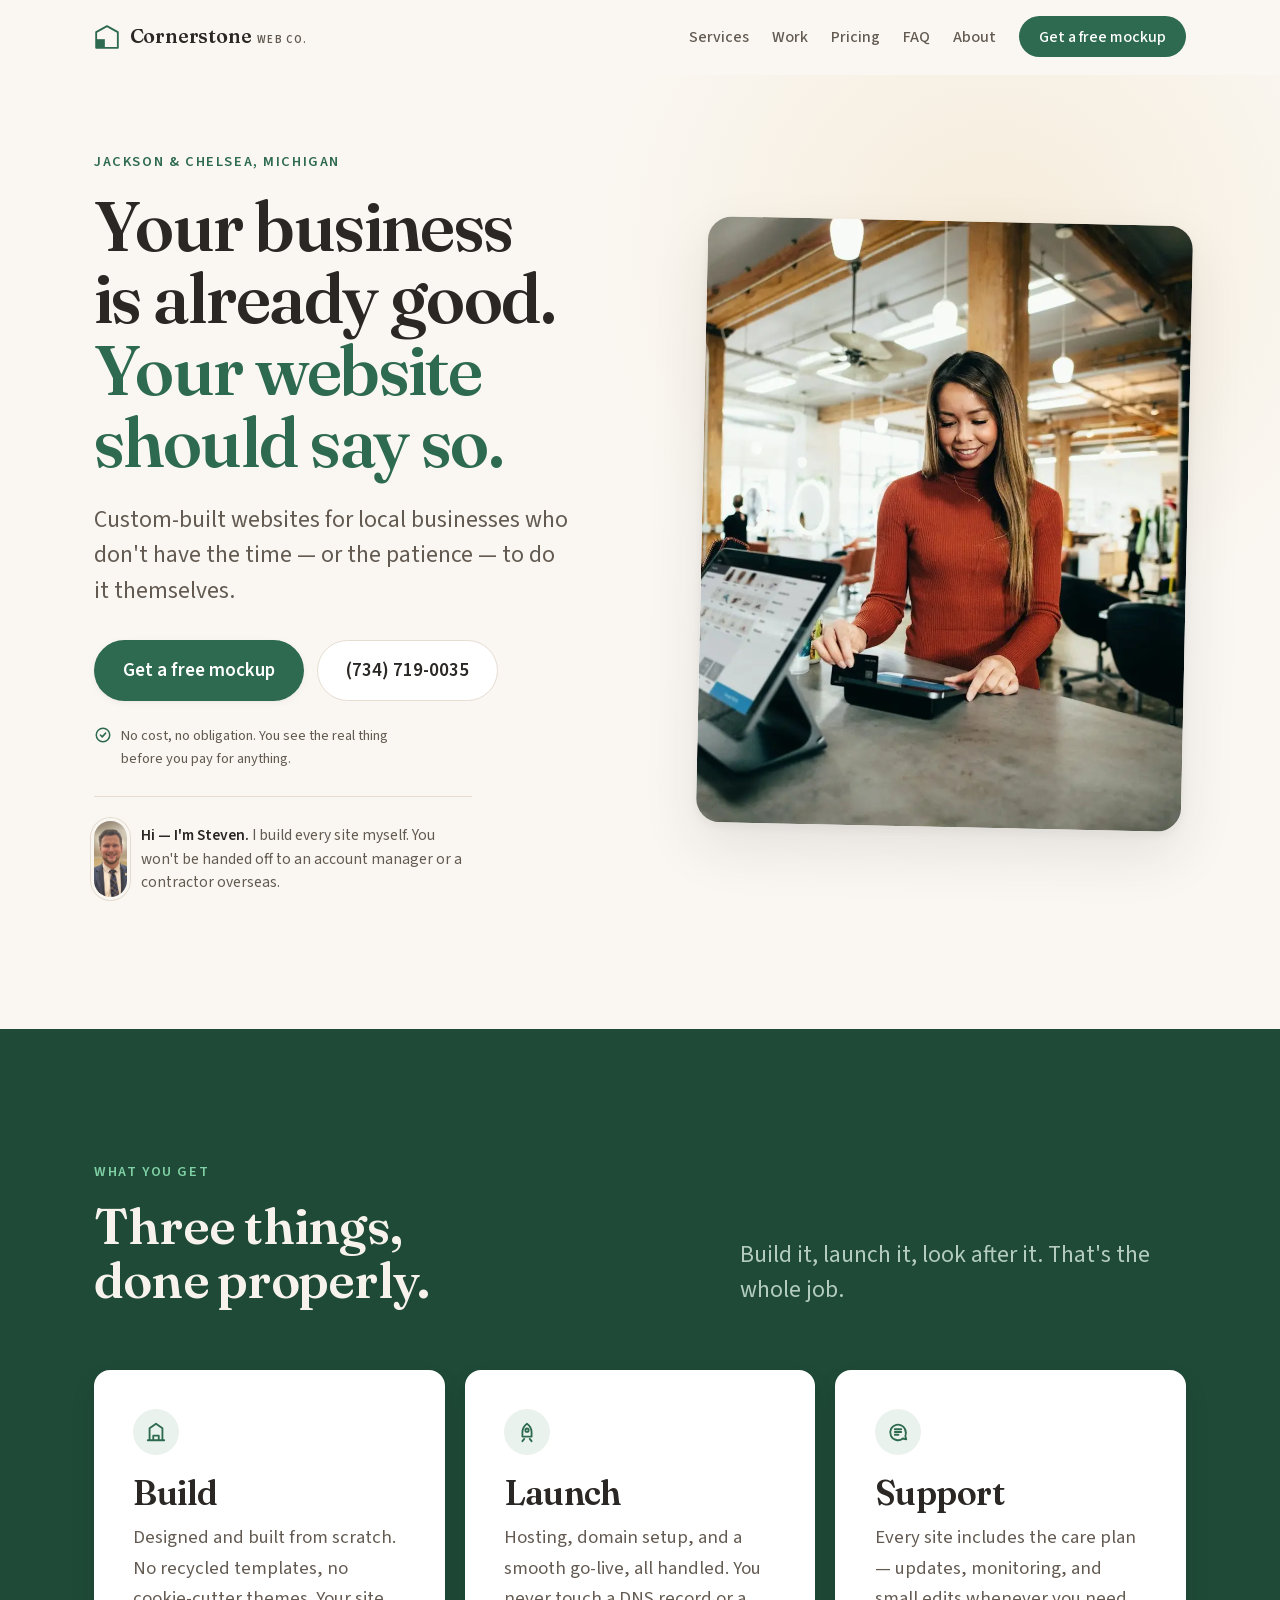
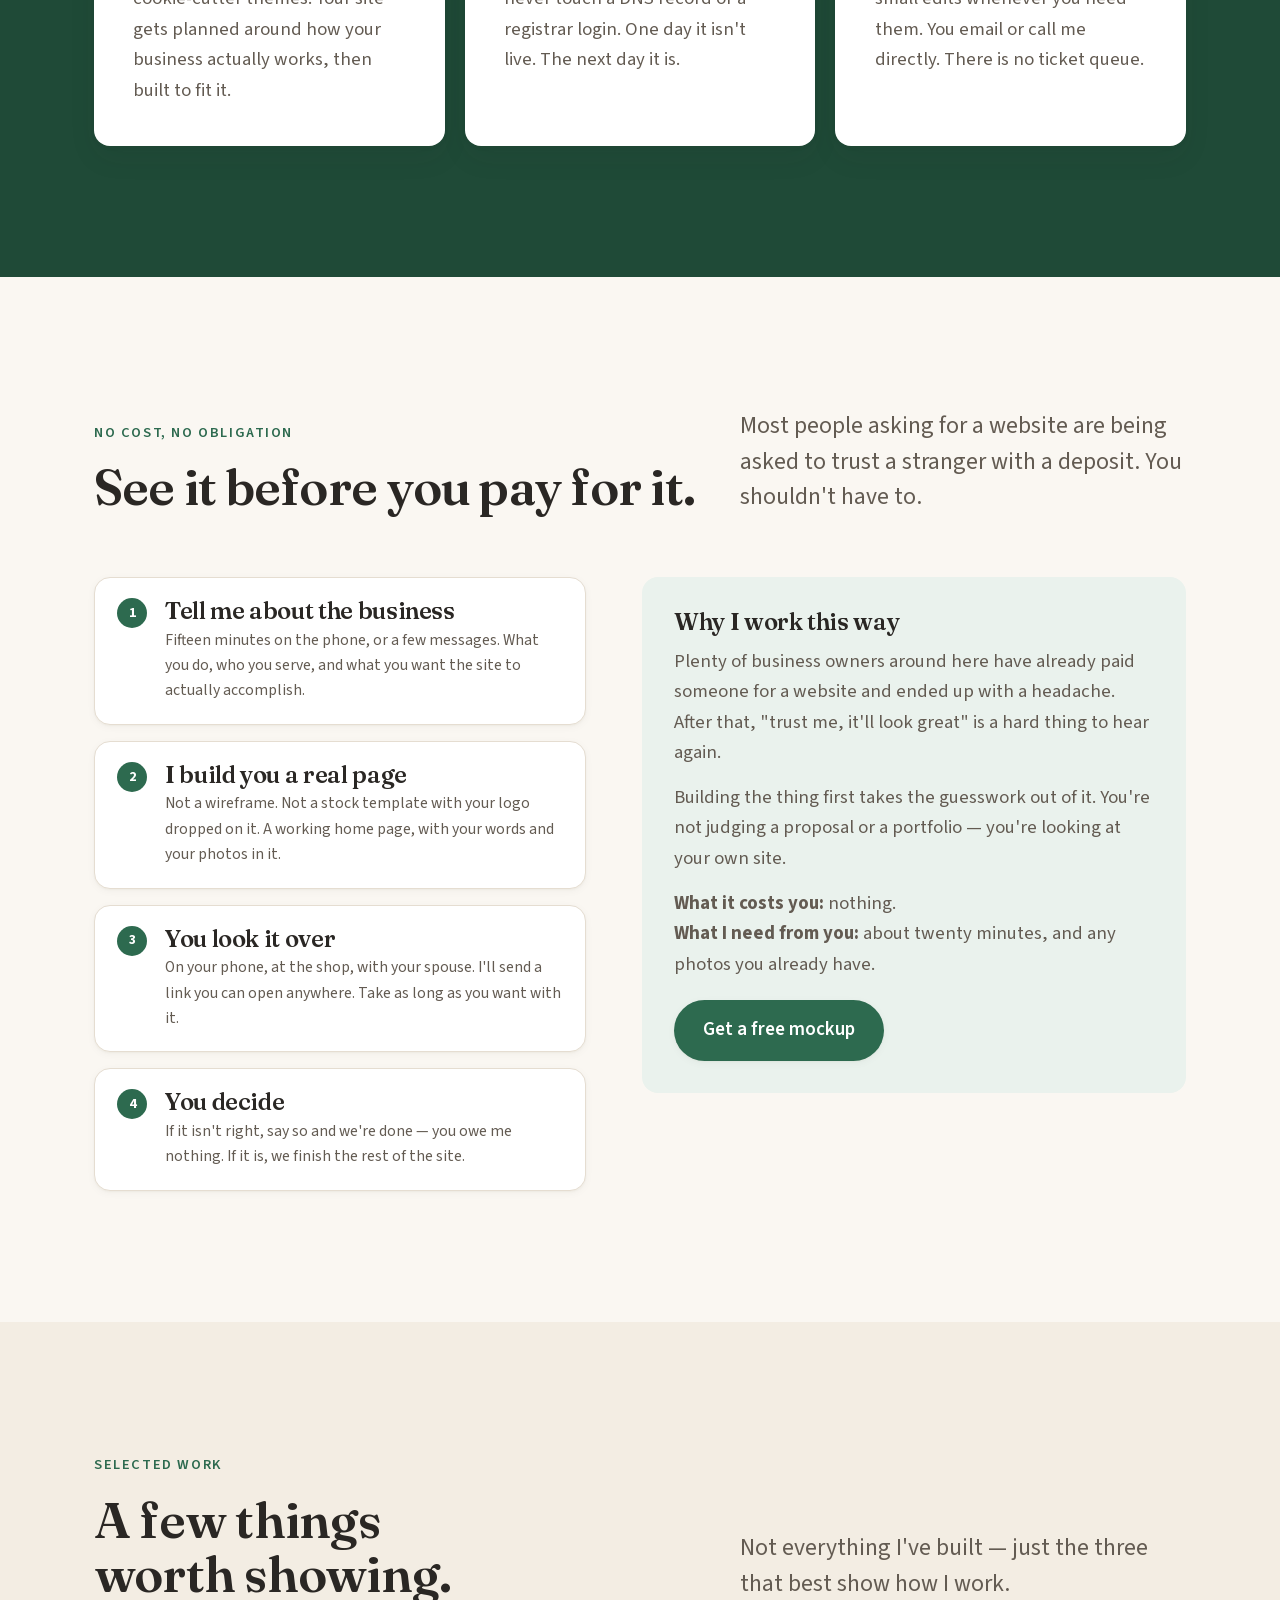
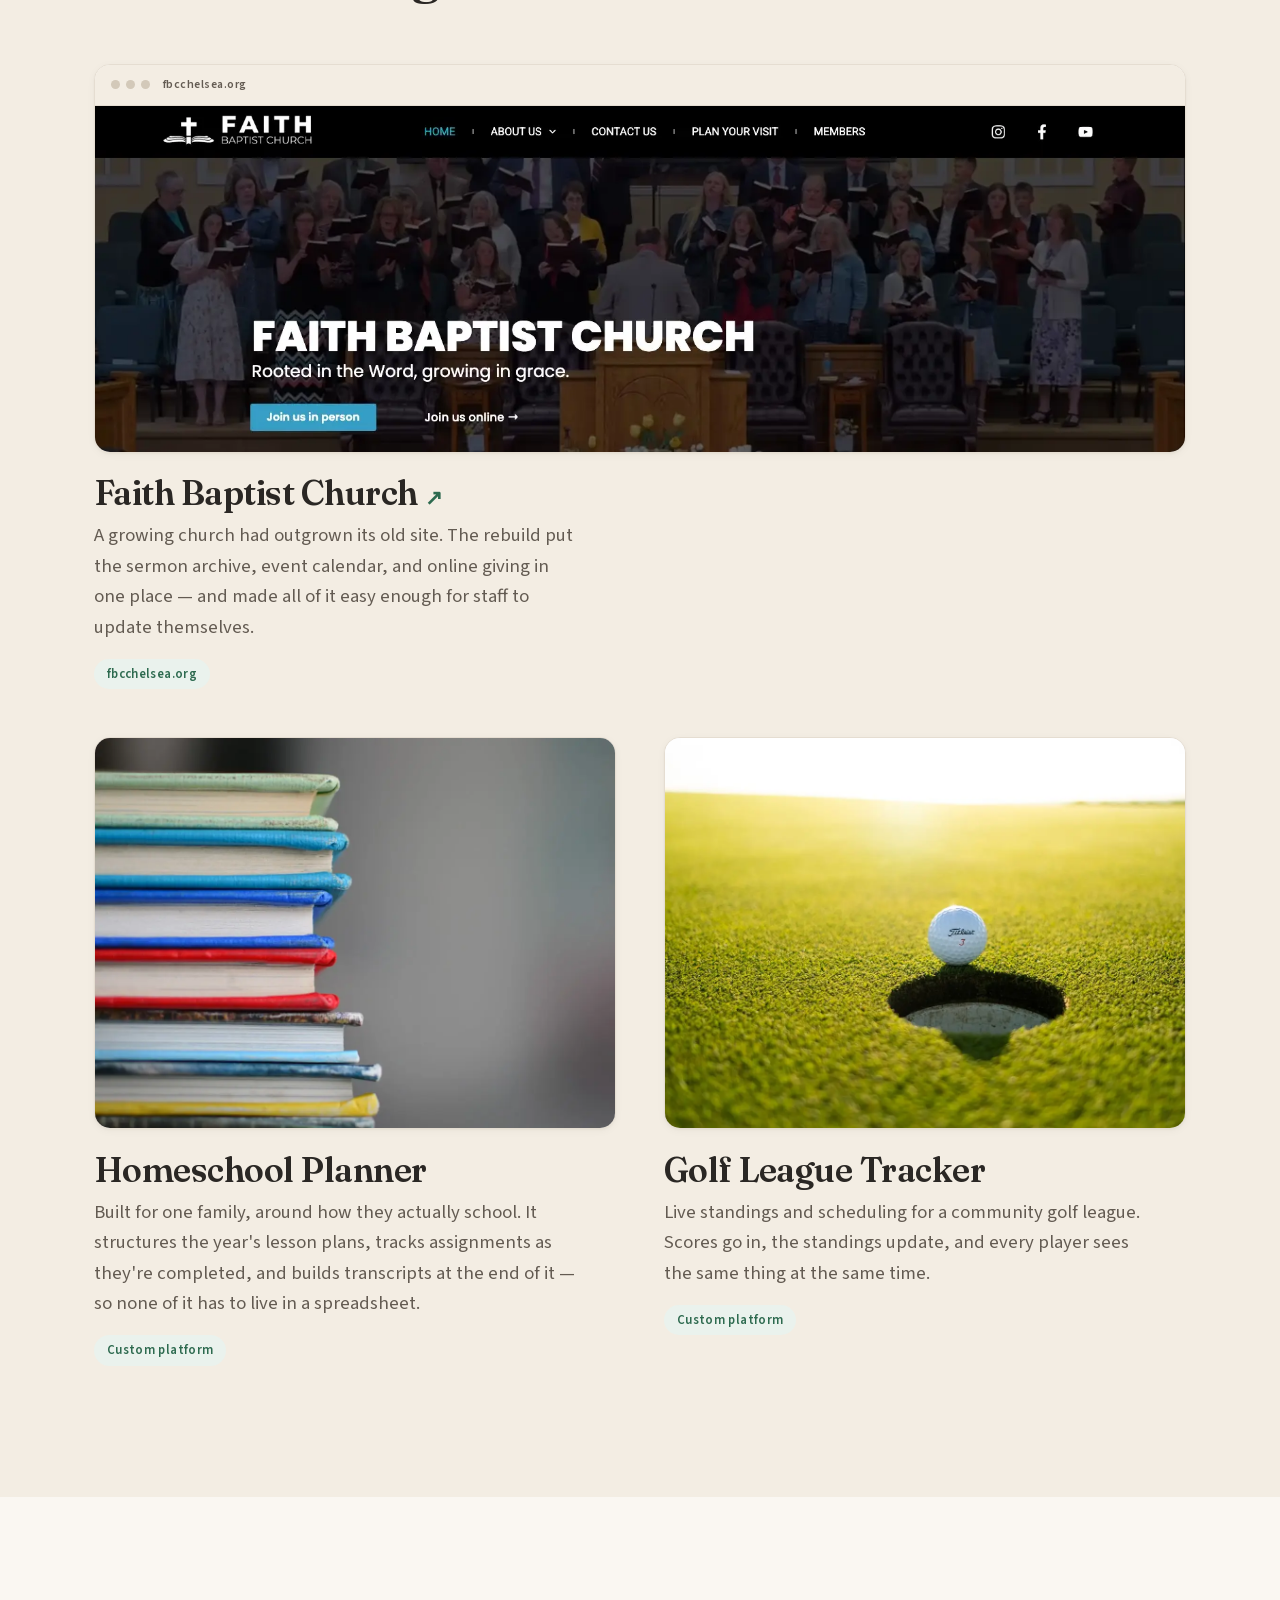
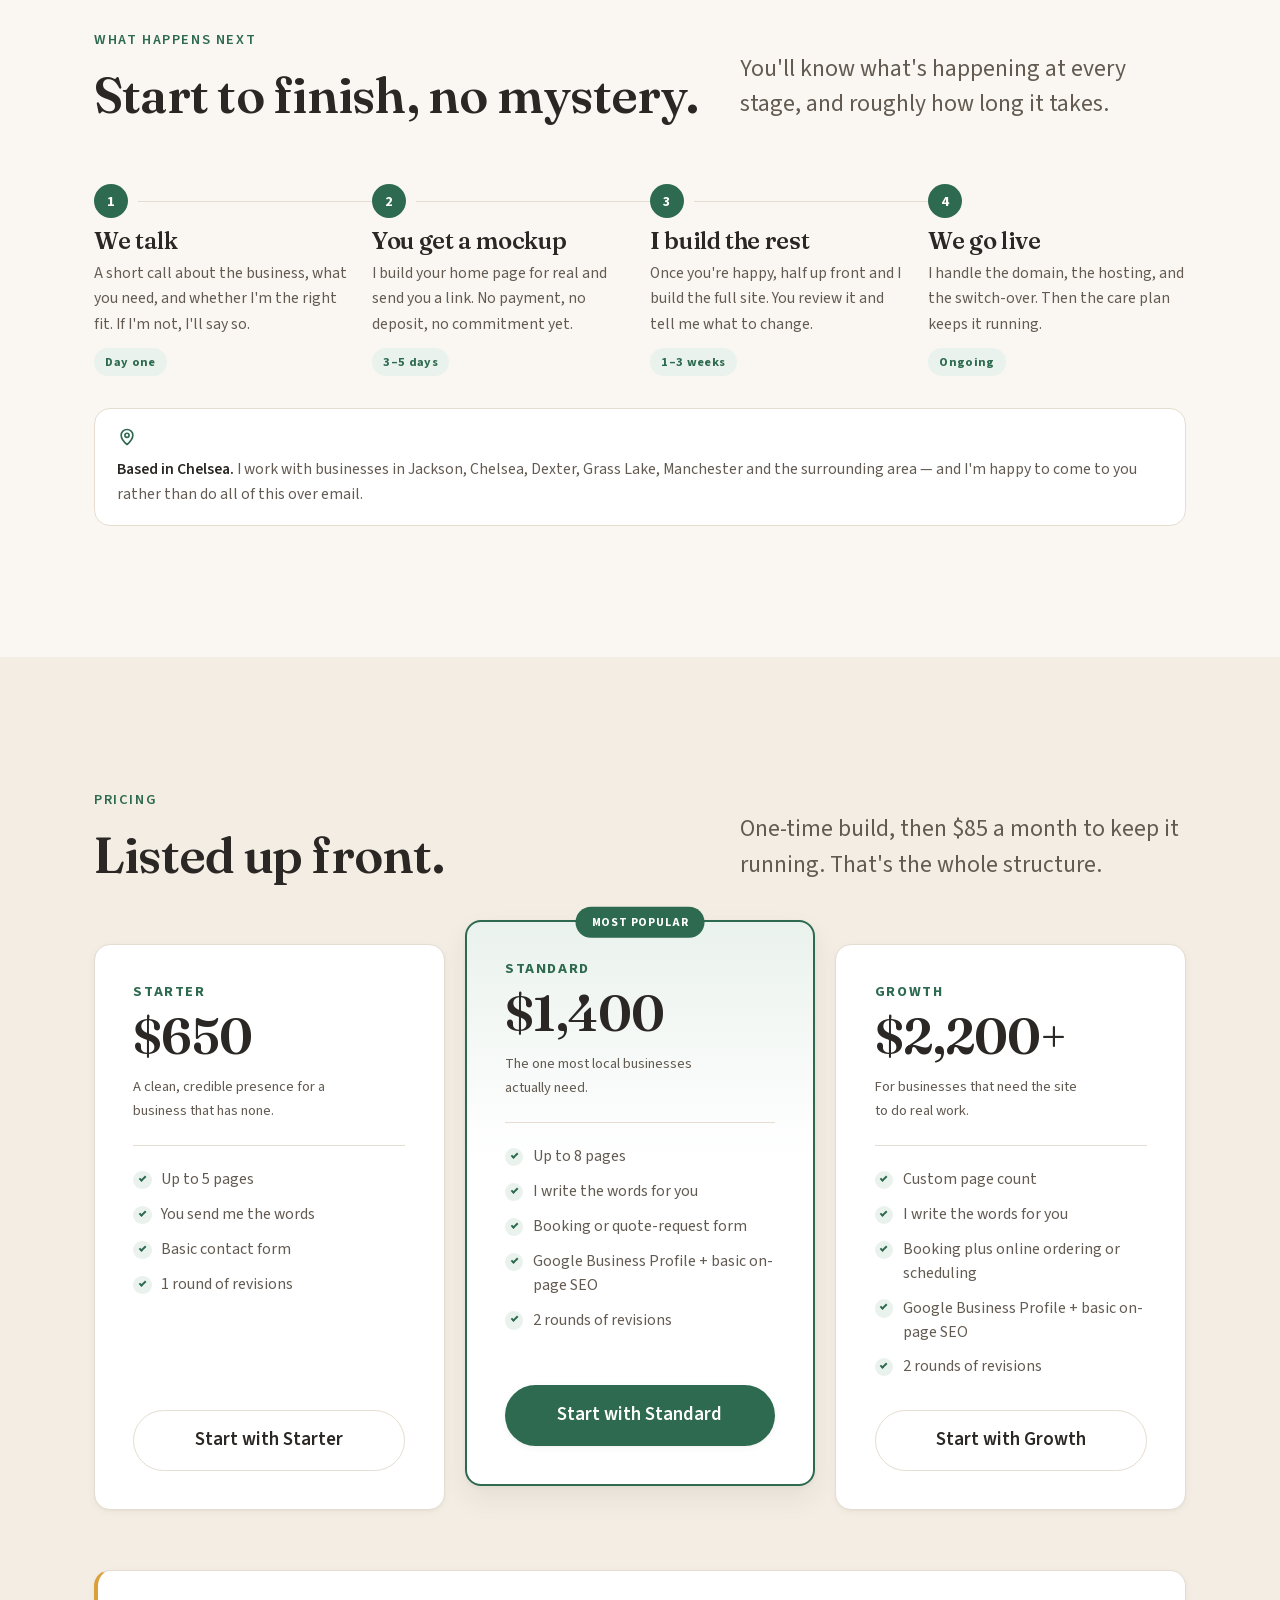
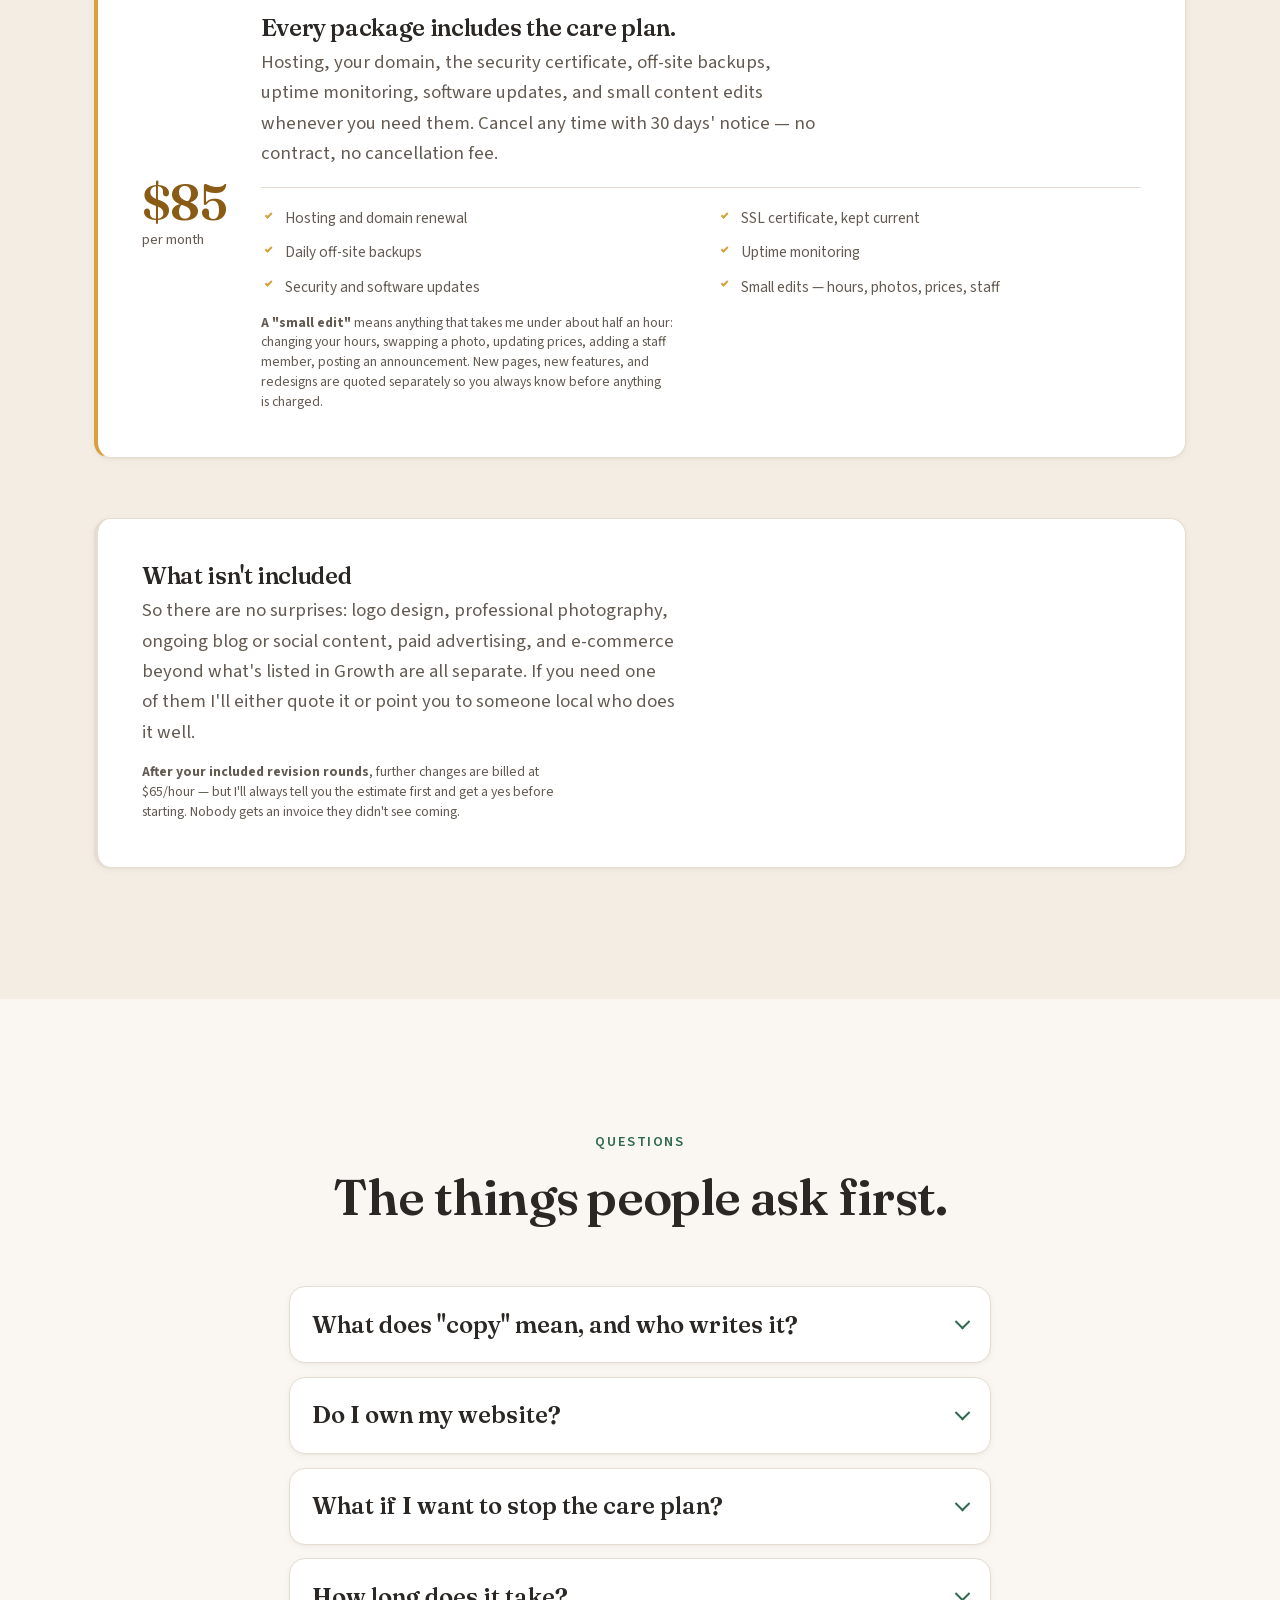
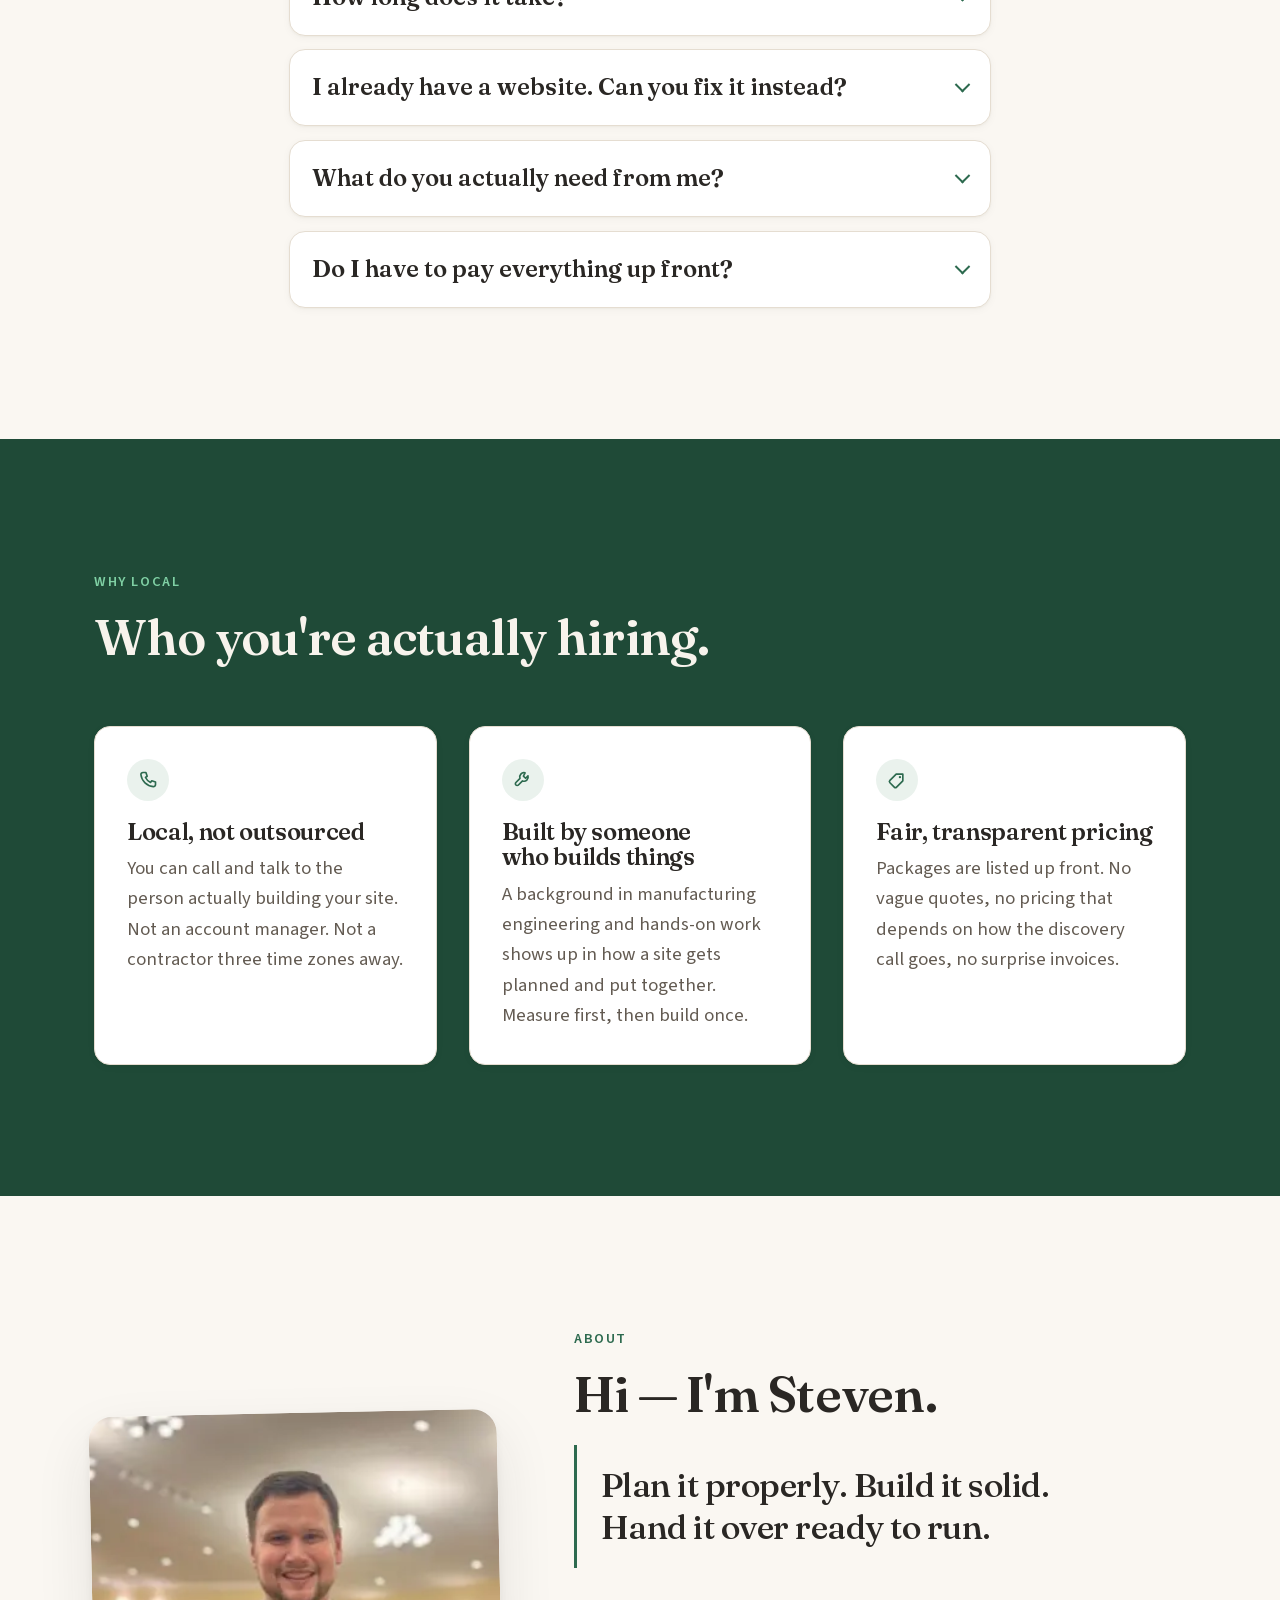
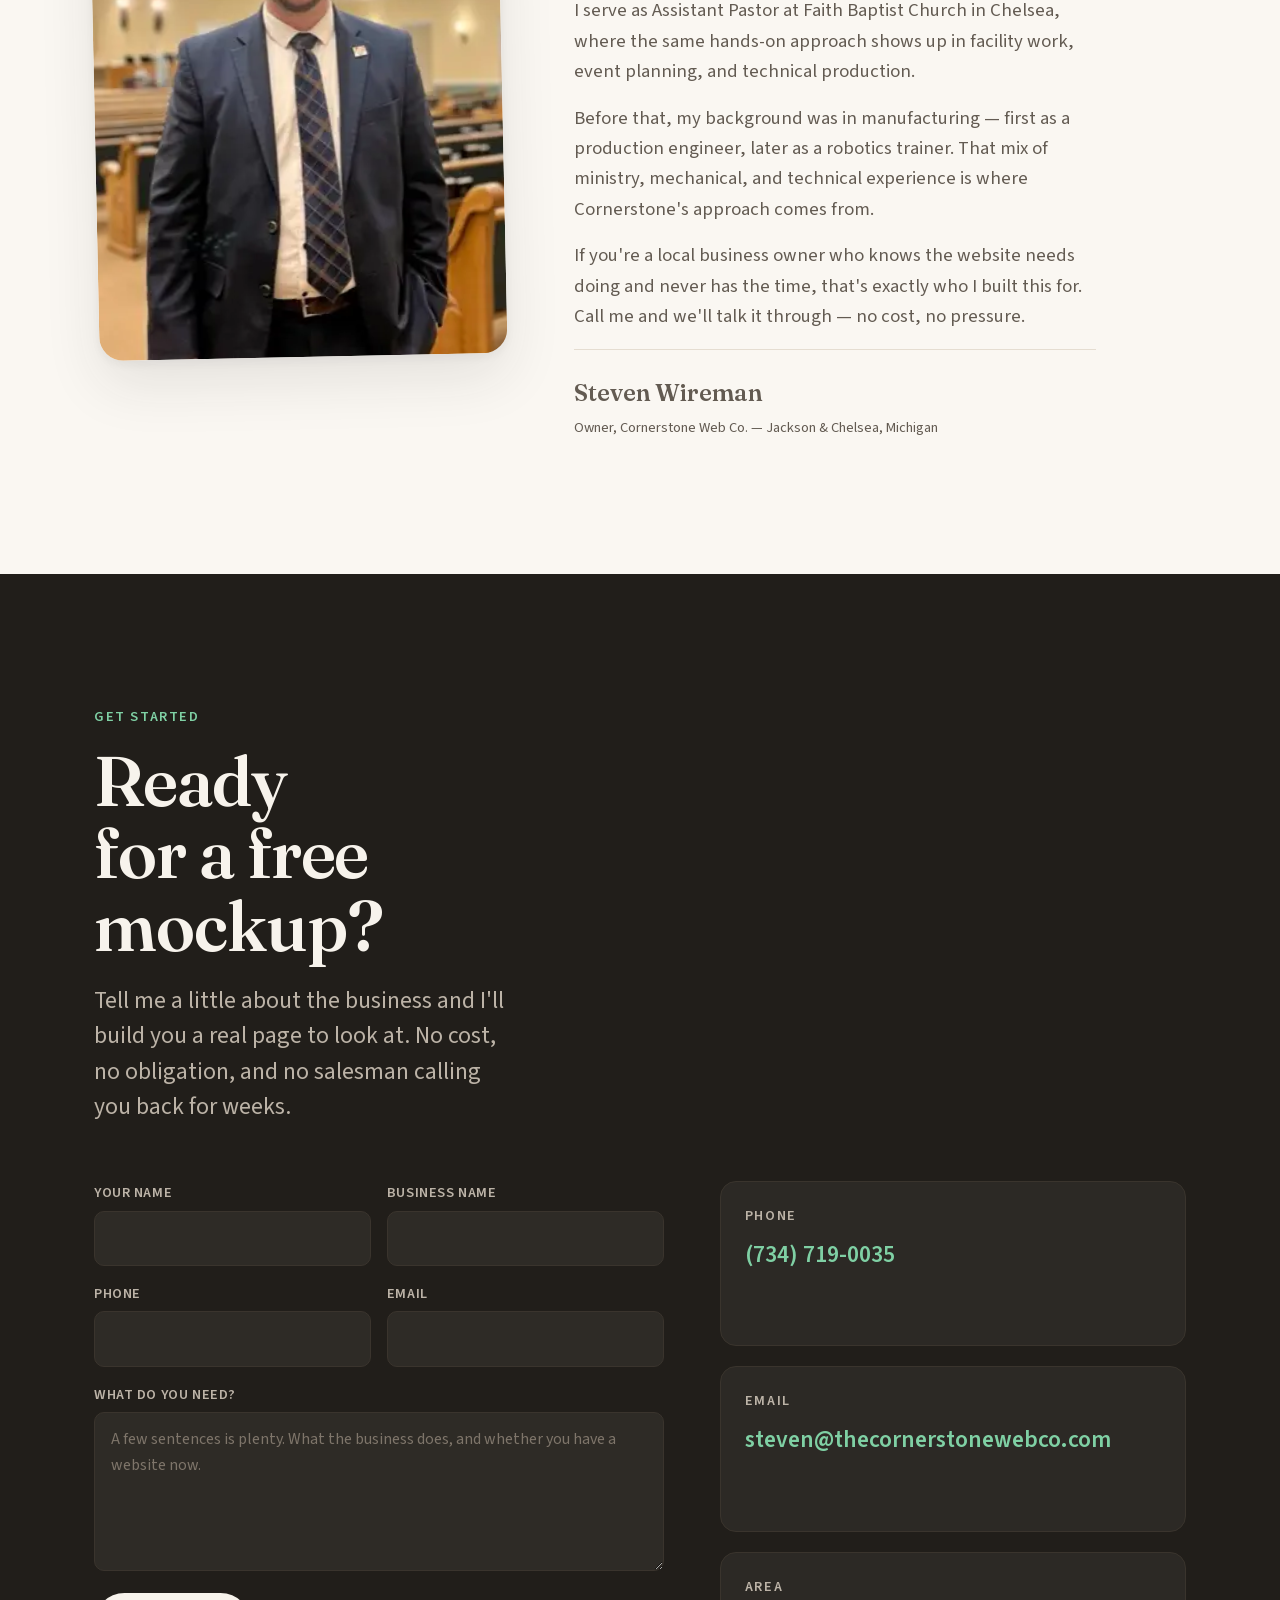
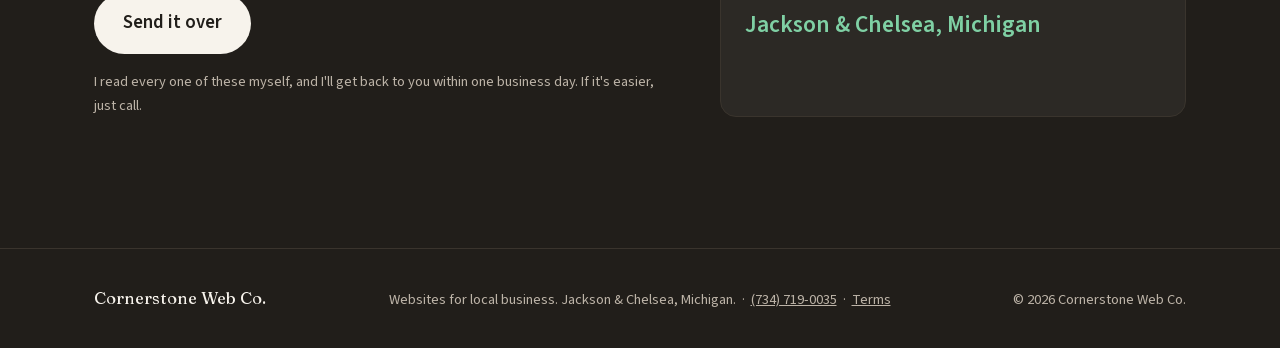
<file: index.html>
<!DOCTYPE html>
<html lang="en">
<head>
<meta charset="utf-8">
<meta name="viewport" content="width=device-width, initial-scale=1">

<title>Cornerstone Web Co. — Website Design in Jackson &amp; Chelsea, Michigan</title>
<meta name="description" content="Custom-built websites for local businesses in Jackson and Chelsea, Michigan. I build you a free mockup first, so you see the real thing before you pay anything. Packages from $650.">

<link rel="canonical" href="https://thecornerstonewebco.com/">
<meta name="theme-color" content="#FAF7F2">

<meta property="og:type" content="website">
<meta property="og:site_name" content="Cornerstone Web Co.">
<meta property="og:title" content="Website Design in Jackson &amp; Chelsea, Michigan">
<meta property="og:description" content="Custom-built websites for local businesses. See a free mockup of your site before you pay anything.">
<meta property="og:url" content="https://thecornerstonewebco.com/">
<meta property="og:image" content="https://thecornerstonewebco.com/assets/img/og-cover.jpg">
<meta property="og:image:width" content="1200">
<meta property="og:image:height" content="630">
<meta property="og:locale" content="en_US">
<meta name="twitter:card" content="summary_large_image">

<link rel="icon" href="assets/img/favicon.svg" type="image/svg+xml">
<link rel="apple-touch-icon" href="assets/img/apple-touch-icon.png">

<!-- Self-hosted and render-critical, so preload both. crossorigin is required
     on font preloads even same-origin, or the browser fetches them twice. -->
<link rel="preload" href="assets/fonts/fraunces-latin-var.woff2" as="font" type="font/woff2" crossorigin>
<link rel="preload" href="assets/fonts/source-sans-3-latin-var.woff2" as="font" type="font/woff2" crossorigin>
<link rel="stylesheet" href="assets/css/style.css">

<script>document.documentElement.classList.add('js');</script>

<script type="application/ld+json">
{
  "@context": "https://schema.org",
  "@type": "ProfessionalService",
  "name": "Cornerstone Web Co.",
  "description": "Custom website design and development for local small businesses in Jackson and Chelsea, Michigan.",
  "url": "https://thecornerstonewebco.com/",
  "telephone": "+1-734-719-0035",
  "founder": { "@type": "Person", "name": "Steven Wireman" },
  "areaServed": [
    { "@type": "City", "name": "Jackson", "addressRegion": "MI" },
    { "@type": "City", "name": "Chelsea", "addressRegion": "MI" },
    { "@type": "City", "name": "Dexter", "addressRegion": "MI" },
    { "@type": "City", "name": "Grass Lake", "addressRegion": "MI" }
  ],
  "address": { "@type": "PostalAddress", "addressLocality": "Chelsea", "addressRegion": "MI", "addressCountry": "US" },
  "priceRange": "$650-$2200+",
  "makesOffer": [
    { "@type": "Offer", "name": "Starter website", "price": "650", "priceCurrency": "USD" },
    { "@type": "Offer", "name": "Standard website", "price": "1400", "priceCurrency": "USD" },
    { "@type": "Offer", "name": "Growth website", "price": "2200", "priceCurrency": "USD" }
  ]
}
</script>

<!-- FAQ structured data. Mirrors the visible FAQ below word for word — Google
     penalises markup that doesn't match what the user actually sees. -->
<script type="application/ld+json">
{
  "@context": "https://schema.org",
  "@type": "FAQPage",
  "mainEntity": [
    { "@type": "Question", "name": "What does \"copy\" mean, and who writes it?",
      "acceptedAnswer": { "@type": "Answer", "text": "Copy just means the words on your website. On Starter you send me the words, or I use what's already on your old site or Facebook page. On Standard and Growth I write them for you, based on a half-hour conversation about what you do and who you serve." } },
    { "@type": "Question", "name": "Do I own my website?",
      "acceptedAnswer": { "@type": "Answer", "text": "Yes. You own the domain, the content, and the finished site. If you ever leave, I hand over the files and transfer the domain to you. Nothing is held hostage." } },
    { "@type": "Question", "name": "What if I want to stop the care plan?",
      "acceptedAnswer": { "@type": "Answer", "text": "Cancel any time with 30 days' notice. There is no contract and no cancellation fee. I will help you move the site to another host and hand over everything." } },
    { "@type": "Question", "name": "How long does it take?",
      "acceptedAnswer": { "@type": "Answer", "text": "The free mockup takes three to five days. After that, a Starter site is usually about a week, Standard two to three weeks, and Growth depends on what it needs to do." } },
    { "@type": "Question", "name": "I already have a website. Can you fix it instead?",
      "acceptedAnswer": { "@type": "Answer", "text": "Usually I rebuild rather than patch. Most older sites are built on themes and plugins that cost more to untangle than to replace. I will tell you honestly if yours is worth keeping." } }
  ]
}
</script>
</head>

<body>

<a class="skip-link" href="#main">Skip to content</a>

<header class="site-header" id="siteHeader">
  <div class="shell site-header__inner">

    <a class="wordmark" href="#top" aria-label="Cornerstone Web Co., home">
      <svg class="wordmark__mark" viewBox="0 0 24 24" aria-hidden="true" focusable="false">
        <path d="M2 22V7.5L12 2l10 5.5V22H2Z" fill="none" stroke="currentColor" stroke-width="1.7" stroke-linejoin="round"/>
        <path d="M2 22V14h8v8" fill="currentColor" stroke="none"/>
      </svg>
      <span class="wordmark__text">
        <span class="wordmark__name">Cornerstone</span>
        <span class="wordmark__suffix">Web&nbsp;Co.</span>
      </span>
    </a>

    <nav class="nav" id="nav" aria-label="Main">
      <ul class="nav__list">
        <li><a href="#services">Services</a></li>
        <li><a href="#work">Work</a></li>
        <li><a href="#pricing">Pricing</a></li>
        <li><a href="#faq">FAQ</a></li>
        <li><a href="#about">About</a></li>
        <li><a class="nav__cta" href="#contact">Get a free mockup</a></li>
      </ul>
    </nav>

    <button class="nav-toggle" id="navToggle" type="button"
            aria-expanded="false" aria-controls="nav" aria-label="Open menu">
      <span class="nav-toggle__bars" aria-hidden="true"><i></i><i></i></span>
    </button>

  </div>
</header>

<main id="main">

  <!-- ============================================================ HERO -->
  <section class="hero" id="top">
    <div class="shell hero__grid">

      <div class="hero__body">
        <p class="eyebrow">Jackson &amp; Chelsea, Michigan</p>

        <h1 class="hero__title">
          Your business is already good.
          <span class="hl">Your website should say so.</span>
        </h1>

        <p class="hero__sub">
          Custom-built websites for local businesses who don't have the time —
          or the patience — to do it themselves.
        </p>

        <div class="hero__actions">
          <a class="btn btn--accent" href="#contact">Get a free mockup</a>
          <a class="btn btn--outline" href="tel:+17347190035">(734) 719-0035</a>
        </div>

        <p class="hero__note">
          <svg viewBox="0 0 24 24" fill="none" aria-hidden="true">
            <circle cx="12" cy="12" r="9" stroke="currentColor" stroke-width="2"/>
            <path d="m8.5 12 2.5 2.5 4.5-5" stroke="currentColor" stroke-width="2"
                  stroke-linecap="round" stroke-linejoin="round"/>
          </svg>
          <span>No cost, no obligation. You see the real thing before you pay for anything.</span>
        </p>

        <!-- Trust line: put the face high on the page, not only in About. -->
        <div class="hero__trust">
          <picture>
            <!-- A dedicated square head-and-shoulders crop. Reusing the 3:4
                 torso photo here made the face tiny inside the circle. -->
            <source type="image/webp" srcset="assets/img/steven-face.webp">
            <img src="assets/img/steven-face.jpg" alt="Steven Wireman"
                 width="400" height="400" loading="eager" decoding="async">
          </picture>
          <p><strong>Hi — I'm Steven.</strong> I build every site myself. You won't be
             handed off to an account manager or a contractor overseas.</p>
        </div>
      </div>

      <figure class="hero__media">
        <picture>
            <source type="image/webp" srcset="assets/img/hero-550.webp 550w, assets/img/hero-1100.webp 1100w"
                    sizes="(min-width: 900px) 46vw, 92vw">
            <img src="assets/img/hero.jpg"
             alt="A shop owner serving a customer at the counter of a bright local store"
             width="1100" height="1375" fetchpriority="high" decoding="async">
          </picture>
      </figure>

    </div>
  </section>


  <!-- ============================================================ SERVICES -->
  <section class="section section--green" id="services">
    <div class="shell">

      <header class="section__head section__head--split reveal">
        <div>
          <p class="eyebrow">What you get</p>
          <h2 class="section__title">Three things, done properly.</h2>
        </div>
        <p class="section__lede">
          Build it, launch it, look after it. That's the whole job.
        </p>
      </header>

      <ol class="services">

        <li class="service reveal">
          <span class="service__icon" aria-hidden="true">
            <svg viewBox="0 0 24 24" fill="none">
              <path d="M3 21h18M5 21V8l7-5 7 5v13M9 21v-5h6v5" stroke="currentColor"
                    stroke-width="2" stroke-linecap="round" stroke-linejoin="round"/>
            </svg>
          </span>
          <h3 class="service__title">Build</h3>
          <p class="service__copy">
            Designed and built from scratch. No recycled templates, no cookie-cutter
            themes. Your site gets planned around how your business actually works,
            then built to fit it.
          </p>
        </li>

        <li class="service reveal">
          <span class="service__icon" aria-hidden="true">
            <svg viewBox="0 0 24 24" fill="none">
              <path d="M12 3c3.5 2.5 5 6 5 9.5V17H7v-4.5C7 9 8.5 5.5 12 3Z"
                    stroke="currentColor" stroke-width="2" stroke-linejoin="round"/>
              <circle cx="12" cy="10" r="1.8" stroke="currentColor" stroke-width="2"/>
              <path d="M9 19.5 7 22M15 19.5 17 22" stroke="currentColor"
                    stroke-width="2" stroke-linecap="round"/>
            </svg>
          </span>
          <h3 class="service__title">Launch</h3>
          <p class="service__copy">
            Hosting, domain setup, and a smooth go-live, all handled. You never touch
            a DNS record or a registrar login. One day it isn't live. The next day it is.
          </p>
        </li>

        <li class="service reveal">
          <span class="service__icon" aria-hidden="true">
            <svg viewBox="0 0 24 24" fill="none">
              <path d="M20.5 12.5a8.5 8.5 0 1 0-3.2 6.6L21 20l-1-3.4a8.4 8.4 0 0 0 .5-4.1Z"
                    stroke="currentColor" stroke-width="2" stroke-linejoin="round"/>
              <path d="M8.5 12h7M8.5 9h7M8.5 15h4" stroke="currentColor"
                    stroke-width="2" stroke-linecap="round"/>
            </svg>
          </span>
          <h3 class="service__title">Support</h3>
          <p class="service__copy">
            Every site includes the care plan — updates, monitoring, and small edits
            whenever you need them. You email or call me directly. There is no ticket queue.
          </p>
        </li>

      </ol>
    </div>
  </section>


  <!-- ============================================================ FREE MOCKUP
       The strongest offer on the page, so it gets a section of its own
       rather than one line in the hero. -->
  <section class="section" id="mockup">
    <div class="shell">

      <header class="section__head section__head--split reveal">
        <div>
          <p class="eyebrow">No cost, no obligation</p>
          <h2 class="section__title">See it before you pay for it.</h2>
        </div>
        <p class="section__lede">
          Most people asking for a website are being asked to trust a stranger with a
          deposit. You shouldn't have to.
        </p>
      </header>

      <div class="mockup">

        <ol class="mockup__steps reveal">
          <li class="mockup__step">
            <span class="mockup__num" aria-hidden="true">1</span>
            <div>
              <h3>Tell me about the business</h3>
              <p>Fifteen minutes on the phone, or a few messages. What you do, who you
                 serve, and what you want the site to actually accomplish.</p>
            </div>
          </li>
          <li class="mockup__step">
            <span class="mockup__num" aria-hidden="true">2</span>
            <div>
              <h3>I build you a real page</h3>
              <p>Not a wireframe. Not a stock template with your logo dropped on it.
                 A working home page, with your words and your photos in it.</p>
            </div>
          </li>
          <li class="mockup__step">
            <span class="mockup__num" aria-hidden="true">3</span>
            <div>
              <h3>You look it over</h3>
              <p>On your phone, at the shop, with your spouse. I'll send a link you can
                 open anywhere. Take as long as you want with it.</p>
            </div>
          </li>
          <li class="mockup__step">
            <span class="mockup__num" aria-hidden="true">4</span>
            <div>
              <h3>You decide</h3>
              <p>If it isn't right, say so and we're done — you owe me nothing. If it is,
                 we finish the rest of the site.</p>
            </div>
          </li>
        </ol>

        <aside class="mockup__aside reveal">
          <h3>Why I work this way</h3>
          <p>
            Plenty of business owners around here have already paid someone for a website
            and ended up with a headache. After that, "trust me, it'll look great" is a
            hard thing to hear again.
          </p>
          <p>
            Building the thing first takes the guesswork out of it. You're not judging a
            proposal or a portfolio — you're looking at your own site.
          </p>
          <p>
            <strong>What it costs you:</strong> nothing.<br>
            <strong>What I need from you:</strong> about twenty minutes, and any photos
            you already have.
          </p>
          <p style="margin-top:1.25rem">
            <a class="btn btn--accent" href="#contact">Get a free mockup</a>
          </p>
        </aside>

      </div>
    </div>
  </section>


  <!-- ============================================================ WORK -->
  <section class="section section--warm" id="work">
    <div class="shell">

      <header class="section__head section__head--split reveal">
        <div>
          <p class="eyebrow">Selected work</p>
          <h2 class="section__title">A few things worth showing.</h2>
        </div>
        <p class="section__lede">
          Not everything I've built — just the three that best show how I work.
        </p>
      </header>

      <div class="work">

        <article class="work__item reveal">
          <a class="work__link" href="https://fbcchelsea.org" target="_blank" rel="noopener noreferrer">
            <figure class="work__figure work__figure--framed">
              <span class="chrome" aria-hidden="true">
                <span class="chrome__dots"><i></i><i></i><i></i></span>
                <span class="chrome__url">fbcchelsea.org</span>
              </span>
              <picture>
            <source type="image/webp" srcset="assets/img/work-faith-baptist-800.webp 800w, assets/img/work-faith-baptist-1600.webp 1600w"
                    sizes="(min-width: 780px) 92vw, 96vw">
            <img src="assets/img/work-faith-baptist.jpg"
                   alt="The Faith Baptist Church homepage: the congregation singing behind the headline &quot;Rooted in the Word, growing in grace&quot;"
                   width="1600" height="508" loading="lazy" decoding="async">
          </picture>
            </figure>
            <div class="work__meta">
              <h3 class="work__title">
                Faith Baptist Church
                <span class="work__ext" aria-hidden="true">↗</span>
              </h3>
              <p class="work__desc">
                A growing church had outgrown its old site. The rebuild put the sermon
                archive, event calendar, and online giving in one place — and made all
                of it easy enough for staff to update themselves.
              </p>
              <span class="work__tag">fbcchelsea.org<span class="visually-hidden"> (opens in a new tab)</span></span>
            </div>
          </a>
        </article>

        <article class="work__item reveal">
          <div class="work__link">
            <figure class="work__figure">
              <picture>
            <source type="image/webp" srcset="assets/img/work-scheduler-550.webp 550w, assets/img/work-scheduler-1100.webp 1100w"
                    sizes="(min-width: 780px) 46vw, 92vw">
            <img src="assets/img/work-scheduler.jpg"
                   alt="A stack of school textbooks in assorted colours"
                   width="1100" height="825" loading="lazy" decoding="async">
          </picture>
            </figure>
            <div class="work__meta">
              <h3 class="work__title">Homeschool Planner</h3>
              <p class="work__desc">
                Built for one family, around how they actually school. It structures the
                year's lesson plans, tracks assignments as they're completed, and builds
                transcripts at the end of it — so none of it has to live in a spreadsheet.
              </p>
              <span class="work__tag">Custom platform</span>
            </div>
          </div>
        </article>

        <article class="work__item reveal">
          <div class="work__link">
            <figure class="work__figure">
              <picture>
            <source type="image/webp" srcset="assets/img/work-golf-550.webp 550w, assets/img/work-golf-1100.webp 1100w"
                    sizes="(min-width: 780px) 46vw, 92vw">
            <img src="assets/img/work-golf.jpg"
                   alt="A golf ball resting on the lip of the hole on a sunlit putting green"
                   width="1100" height="825" loading="lazy" decoding="async">
          </picture>
            </figure>
            <div class="work__meta">
              <h3 class="work__title">Golf League Tracker</h3>
              <p class="work__desc">
                Live standings and scheduling for a community golf league. Scores go in,
                the standings update, and every player sees the same thing at the same time.
              </p>
              <span class="work__tag">Custom platform</span>
            </div>
          </div>
        </article>

      </div>
    </div>
  </section>


  <!-- ============================================================ PROCESS -->
  <section class="section" id="process">
    <div class="shell">

      <header class="section__head section__head--split reveal">
        <div>
          <p class="eyebrow">What happens next</p>
          <h2 class="section__title">Start to finish, no mystery.</h2>
        </div>
        <p class="section__lede">
          You'll know what's happening at every stage, and roughly how long it takes.
        </p>
      </header>

      <ol class="process">
        <li class="process__item reveal">
          <h3>We talk</h3>
          <p>A short call about the business, what you need, and whether I'm the right
             fit. If I'm not, I'll say so.</p>
          <span class="process__when">Day one</span>
        </li>
        <li class="process__item reveal">
          <h3>You get a mockup</h3>
          <p>I build your home page for real and send you a link. No payment, no deposit,
             no commitment yet.</p>
          <span class="process__when">3–5 days</span>
        </li>
        <li class="process__item reveal">
          <h3>I build the rest</h3>
          <p>Once you're happy, half up front and I build the full site. You review it
             and tell me what to change.</p>
          <span class="process__when">1–3 weeks</span>
        </li>
        <li class="process__item reveal">
          <h3>We go live</h3>
          <p>I handle the domain, the hosting, and the switch-over. Then the care plan
             keeps it running.</p>
          <span class="process__when">Ongoing</span>
        </li>
      </ol>

      <p class="area reveal">
        <svg viewBox="0 0 24 24" fill="none" aria-hidden="true">
          <path d="M12 21s7-5.6 7-11a7 7 0 1 0-14 0c0 5.4 7 11 7 11Z" stroke="currentColor" stroke-width="2" stroke-linejoin="round"/>
          <circle cx="12" cy="10" r="2.5" stroke="currentColor" stroke-width="2"/>
        </svg>
        <span><strong>Based in Chelsea.</strong> I work with businesses in Jackson, Chelsea,
        Dexter, Grass Lake, Manchester and the surrounding area — and I'm happy to come
        to you rather than do all of this over email.</span>
      </p>

    </div>
  </section>


  <!-- ============================================================ PRICING -->
  <section class="section section--warm" id="pricing">
    <div class="shell">

      <header class="section__head section__head--split reveal">
        <div>
          <p class="eyebrow">Pricing</p>
          <h2 class="section__title">Listed up front.</h2>
        </div>
        <p class="section__lede">
          One-time build, then $85 a month to keep it running. That's the whole structure.
        </p>
      </header>

      <div class="tiers">

        <article class="tier reveal">
          <header class="tier__head">
            <h3 class="tier__name">Starter</h3>
            <p class="tier__price"><span class="tier__amount">$650</span></p>
            <p class="tier__for">A clean, credible presence for a business that has none.</p>
          </header>
          <ul class="tier__list">
            <li>Up to 5 pages</li>
            <li>You send me the words</li>
            <li>Basic contact form</li>
            <li>1 round of revisions</li>
          </ul>
          <a class="btn btn--outline tier__btn" href="#contact">Start with Starter</a>
        </article>

        <article class="tier tier--featured reveal">
          <p class="tier__flag">Most popular</p>
          <header class="tier__head">
            <h3 class="tier__name">Standard</h3>
            <p class="tier__price"><span class="tier__amount">$1,400</span></p>
            <p class="tier__for">The one most local businesses actually need.</p>
          </header>
          <ul class="tier__list">
            <li>Up to 8 pages</li>
            <li>I write the words for you</li>
            <li>Booking or quote-request form</li>
            <li>Google Business Profile + basic on-page SEO</li>
            <li>2 rounds of revisions</li>
          </ul>
          <a class="btn btn--accent tier__btn" href="#contact">Start with Standard</a>
        </article>

        <article class="tier reveal">
          <header class="tier__head">
            <h3 class="tier__name">Growth</h3>
            <p class="tier__price"><span class="tier__amount">$2,200+</span></p>
            <p class="tier__for">For businesses that need the site to do real work.</p>
          </header>
          <ul class="tier__list">
            <li>Custom page count</li>
            <li>I write the words for you</li>
            <li>Booking plus online ordering or scheduling</li>
            <li>Google Business Profile + basic on-page SEO</li>
            <li>2 rounds of revisions</li>
          </ul>
          <a class="btn btn--outline tier__btn" href="#contact">Start with Growth</a>
        </article>

      </div>

      <aside class="retainer reveal">
        <p class="retainer__price"><span>$85</span>per month</p>
        <div class="retainer__body">
          <h3 class="retainer__title">Every package includes the care plan.</h3>
          <p>
            Hosting, your domain, the security certificate, off-site backups, uptime
            monitoring, software updates, and small content edits whenever you need them.
            Cancel any time with 30 days' notice — no contract, no cancellation fee.
          </p>
          <ul class="included">
            <li>Hosting and domain renewal</li>
            <li>SSL certificate, kept current</li>
            <li>Daily off-site backups</li>
            <li>Uptime monitoring</li>
            <li>Security and software updates</li>
            <li>Small edits — hours, photos, prices, staff</li>
          </ul>
          <p class="tier__note">
            <strong>A "small edit"</strong> means anything that takes me under about half an
            hour: changing your hours, swapping a photo, updating prices, adding a staff
            member, posting an announcement. New pages, new features, and redesigns are
            quoted separately so you always know before anything is charged.
          </p>
        </div>
      </aside>

      <aside class="retainer reveal" style="border-left-color: var(--line)">
        <div class="retainer__body" style="grid-column: 1 / -1">
          <h3 class="retainer__title">What isn't included</h3>
          <p>
            So there are no surprises: logo design, professional photography, ongoing blog
            or social content, paid advertising, and e-commerce beyond what's listed in
            Growth are all separate. If you need one of them I'll either quote it or point
            you to someone local who does it well.
          </p>
          <p class="tier__note">
            <strong>After your included revision rounds</strong>, further changes are billed
            at $65/hour — but I'll always tell you the estimate first and get a yes before
            starting. Nobody gets an invoice they didn't see coming.
          </p>
        </div>
      </aside>

    </div>
  </section>


  <!-- ============================================================ FAQ -->
  <section class="section" id="faq">
    <div class="shell">

      <header class="section__head reveal" style="text-align:center">
        <p class="eyebrow">Questions</p>
        <h2 class="section__title">The things people ask first.</h2>
      </header>

      <div class="faq">

        <details class="faq__item reveal">
          <summary>What does "copy" mean, and who writes it?</summary>
          <div class="faq__answer">
            <p>
              Copy just means the words on your website — the sentences on your home page,
              the description of each service, the paragraph about how you got started.
            </p>
            <p>
              On <strong>Starter</strong>, you send me those words. Most people paste them
              into an email, or I pull what's already on your old site or your Facebook page
              and tidy it up.
            </p>
            <p>
              On <strong>Standard</strong> and <strong>Growth</strong>, I write them for you.
              We talk for about half an hour about what you do, who your customers are, and
              what you want people to understand — and I turn that into the actual page text.
              You read it and tell me what's wrong before anything goes live.
            </p>
            <p>
              Most people find writing about their own business much harder than they expect.
              That's exactly why it's included above Starter.
            </p>
          </div>
        </details>

        <details class="faq__item reveal">
          <summary>Do I own my website?</summary>
          <div class="faq__answer">
            <p>
              Yes. You own the domain, your content, and the finished site. The domain is
              registered in your name, not mine.
            </p>
            <p>
              If you ever decide to leave, I hand over the files and transfer the domain to
              you or whoever you've hired next. Nothing is held hostage. I'd rather you stay
              because the work is good than because leaving is painful.
            </p>
          </div>
        </details>

        <details class="faq__item reveal">
          <summary>What if I want to stop the care plan?</summary>
          <div class="faq__answer">
            <p>
              Cancel any time with 30 days' notice. There's no contract and no cancellation
              fee, and I'll help move the site to wherever you're going.
            </p>
          </div>
        </details>

        <details class="faq__item reveal">
          <summary>How long does it take?</summary>
          <div class="faq__answer">
            <p>
              The free mockup takes three to five days. After that, a Starter site is usually
              about a week, Standard is two to three weeks, and Growth depends on what it has
              to do.
            </p>
            <p>
              The honest answer is that the biggest delay is almost always waiting on photos
              and details from the business owner — so the more you have ready, the faster it
              goes.
            </p>
          </div>
        </details>

        <details class="faq__item reveal">
          <summary>I already have a website. Can you fix it instead?</summary>
          <div class="faq__answer">
            <p>
              Usually I rebuild rather than patch. Most older small-business sites sit on a
              pile of themes and plugins that costs more to untangle than to replace, and you
              end up paying for archaeology instead of a website.
            </p>
            <p>
              That said, I'll look at yours and tell you honestly. If it's worth keeping, I'll
              say so — even though that's a smaller job for me.
            </p>
          </div>
        </details>

        <details class="faq__item reveal">
          <summary>What do you actually need from me?</summary>
          <div class="faq__answer">
            <p>
              Less than you'd think. A conversation, whatever photos you already have, your
              hours and contact details, and a look at the draft when it's ready.
            </p>
            <p>
              You don't need to know anything technical. You will never be asked to touch a
              DNS record, a registrar login, or a hosting control panel — that's the part I'm
              handling.
            </p>
          </div>
        </details>

        <details class="faq__item reveal">
          <summary>Do I have to pay everything up front?</summary>
          <div class="faq__answer">
            <p>
              No. The mockup is free. After you approve it, it's half to start and half when
              the site goes live. The care plan starts the month after launch.
            </p>
          </div>
        </details>

      </div>
    </div>
  </section>


  <!-- ============================================================ WHY LOCAL
       Deliberately no testimonials: this business has no clients yet and
       won't invent any. -->
  <section class="section section--green" id="why">
    <div class="shell">

      <header class="section__head reveal">
        <p class="eyebrow">Why local</p>
        <h2 class="section__title">Who you're actually hiring.</h2>
      </header>

      <ul class="trust">

        <li class="trust__item reveal">
          <span class="trust__icon" aria-hidden="true">
            <svg viewBox="0 0 24 24" fill="none">
              <path d="M6.5 3h3l1.5 4.5-2 1.5a13 13 0 0 0 6 6l1.5-2L21 14.5v3a2.5 2.5 0 0 1-2.7 2.5A16.5 16.5 0 0 1 3.5 5.7 2.5 2.5 0 0 1 6 3Z"
                    stroke="currentColor" stroke-width="2" stroke-linejoin="round"/>
            </svg>
          </span>
          <h3 class="trust__title">Local, not outsourced</h3>
          <p>
            You can call and talk to the person actually building your site. Not an
            account manager. Not a contractor three time zones away.
          </p>
        </li>

        <li class="trust__item reveal">
          <span class="trust__icon" aria-hidden="true">
            <svg viewBox="0 0 24 24" fill="none">
              <path d="M14.5 3.5a5 5 0 0 0-6.1 6.6L3.5 15a2.1 2.1 0 0 0 3 3l4.9-4.9a5 5 0 0 0 6.6-6.1l-2.9 2.9-2.6-2.6Z"
                    stroke="currentColor" stroke-width="2" stroke-linejoin="round"/>
            </svg>
          </span>
          <h3 class="trust__title">Built by someone who builds things</h3>
          <p>
            A background in manufacturing engineering and hands-on work shows up in how
            a site gets planned and put together. Measure first, then build once.
          </p>
        </li>

        <li class="trust__item reveal">
          <span class="trust__icon" aria-hidden="true">
            <svg viewBox="0 0 24 24" fill="none">
              <path d="M3.5 12.5 11 5h8v8l-7.5 7.5a2 2 0 0 1-2.8 0l-5.2-5.2a2 2 0 0 1 0-2.8Z"
                    stroke="currentColor" stroke-width="2" stroke-linejoin="round"/>
              <circle cx="15.5" cy="8.5" r="1.4" fill="currentColor"/>
            </svg>
          </span>
          <h3 class="trust__title">Fair, transparent pricing</h3>
          <p>
            Packages are listed up front. No vague quotes, no pricing that depends on
            how the discovery call goes, no surprise invoices.
          </p>
        </li>

      </ul>
    </div>
  </section>


  <!-- ============================================================ ABOUT -->
  <section class="section" id="about">
    <div class="shell about">

      <figure class="about__media reveal">
        <picture>
            <source type="image/webp" srcset="assets/img/steven-450.webp 450w, assets/img/steven-900.webp 900w"
                    sizes="(min-width: 880px) 34vw, 92vw">
            <img src="assets/img/steven.jpg"
             alt="Steven Wireman, standing in the sanctuary at Faith Baptist Church in Chelsea"
             width="900" height="1200" loading="lazy" decoding="async">
          </picture>
      </figure>

      <div class="about__body reveal">
        <p class="eyebrow">About</p>
        <h2 class="section__title">Hi — I'm Steven.</h2>

        <blockquote class="about__quote">
          <p>Plan it properly. Build it solid. Hand it over ready to run.</p>
        </blockquote>

        <p>
          I serve as Assistant Pastor at Faith Baptist Church in Chelsea, where the same
          hands-on approach shows up in facility work, event planning, and technical
          production.
        </p>
        <p>
          Before that, my background was in manufacturing — first as a production engineer,
          later as a robotics trainer. That mix of ministry, mechanical, and technical
          experience is where Cornerstone's approach comes from.
        </p>
        <p>
          If you're a local business owner who knows the website needs doing and never
          has the time, that's exactly who I built this for. Call me and we'll talk it
          through — no cost, no pressure.
        </p>

        <p class="about__sign">
          <strong>Steven Wireman</strong>
          <span>Owner, Cornerstone Web Co. — Jackson &amp; Chelsea, Michigan</span>
        </p>
      </div>

    </div>
  </section>


  <!-- ============================================================ CONTACT -->
  <section class="section section--dark" id="contact">
    <div class="shell">

      <div class="contact__head reveal">
        <p class="eyebrow">Get started</p>
        <h2 class="contact__title">Ready for a free mockup?</h2>
        <p class="contact__lede">
          Tell me a little about the business and I'll build you a real page to look at.
          No cost, no obligation, and no salesman calling you back for weeks.
        </p>
      </div>

      <div class="contact__grid">

        <!--
          ============================================================
          FORM ENDPOINT — ONE THING TO CHANGE
          ============================================================
          Create a free form at https://formspree.io (50 submissions/month),
          then replace FORM_ENDPOINT below with the URL it gives you:

            <form ... action="https://formspree.io/f/abcdwxyz" ...>

          Until that's done the form falls back to the phone number, and
          main.js shows a message instead of failing silently.

          The form also works with JavaScript disabled: without JS the
          browser does a normal POST and Formspree shows its own thank-you.
          ============================================================
        -->
        <form class="form reveal" id="contactForm"
              action="FORM_ENDPOINT" method="POST">

          <div class="form__pair">
            <div class="form__row">
              <label for="f-name">Your name</label>
              <input id="f-name" name="name" type="text" autocomplete="name" required>
            </div>
            <div class="form__row">
              <label for="f-business">Business name</label>
              <input id="f-business" name="business" type="text" autocomplete="organization">
            </div>
          </div>

          <div class="form__pair">
            <div class="form__row">
              <label for="f-phone">Phone</label>
              <input id="f-phone" name="phone" type="tel" autocomplete="tel">
            </div>
            <div class="form__row">
              <label for="f-email">Email</label>
              <input id="f-email" name="email" type="email" autocomplete="email" required>
            </div>
          </div>

          <div class="form__row">
            <label for="f-message">What do you need?</label>
            <textarea id="f-message" name="message" rows="5"
                      placeholder="A few sentences is plenty. What the business does, and whether you have a website now."></textarea>
          </div>

          <!-- Honeypot. Real people never see or fill this; naive bots do. -->
          <div class="form__hp" aria-hidden="true">
            <label for="f-website">Leave this field empty</label>
            <input id="f-website" name="_gotcha" type="text" tabindex="-1" autocomplete="off">
          </div>

          <button class="btn btn--light form__submit" type="submit" id="formSubmit">
            Send it over
          </button>

          <p class="form__status" id="formStatus" role="status" aria-live="polite" hidden></p>

          <p class="form__note">
            I read every one of these myself, and I'll get back to you within one
            business day. If it's easier, just call.
          </p>
        </form>

        <dl class="contact__details reveal" style="grid-template-columns:1fr">

          <div class="contact__row">
            <dt>Phone</dt>
            <dd><a class="contact__value" href="tel:+17347190035">(734) 719-0035</a></dd>
          </div>

          <div class="contact__row">
            <dt>Email</dt>
            <dd>
              <a class="contact__value" href="mailto:steven@thecornerstonewebco.com">steven@thecornerstonewebco.com</a>
            </dd>
          </div>

          <div class="contact__row">
            <dt>Area</dt>
            <dd><span class="contact__value">Jackson &amp; Chelsea, Michigan</span></dd>
          </div>

        </dl>

      </div>
    </div>
  </section>

</main>


<footer class="site-footer">
  <div class="shell site-footer__inner">
    <p class="site-footer__name">Cornerstone Web Co.</p>
    <p class="site-footer__meta">
      Websites for local business. Jackson &amp; Chelsea, Michigan.
      &nbsp;·&nbsp; <a href="tel:+17347190035">(734) 719-0035</a>
      &nbsp;·&nbsp; <a href="terms.html">Terms</a>
    </p>
    <p class="site-footer__copy">&copy; <span id="year">2026</span> Cornerstone Web Co.</p>
  </div>
</footer>

<!-- Sticky mobile CTA — most local traffic is phone-sized. -->
<div class="sticky-cta" aria-label="Quick contact">
  <a class="btn btn--outline" href="tel:+17347190035">Call</a>
  <a class="btn btn--accent" href="#contact">Get a free mockup</a>
</div>

<script src="assets/js/main.js" defer></script>

<!--
  ============================================================
  ANALYTICS — Cloudflare Web Analytics
  ============================================================
  Free, privacy-friendly, and needs no cookie banner.

    1. Cloudflare dashboard → Analytics & Logs → Web Analytics
    2. Add a site: thecornerstonewebco.com
    3. It gives you a beacon token. Paste it in place of BEACON_TOKEN below
       and delete this comment's wrapper so the script tag is live.

  The beacon token is PUBLIC by design — it sits in the page source on every
  site that uses it. Never put a Cloudflare API key here; an API key can
  change your DNS, and this file is world-readable.
-->
<!-- <script defer src="https://static.cloudflareinsights.com/beacon.min.js"
        data-cf-beacon='{"token": "BEACON_TOKEN"}'></script> -->

</body>
</html>
</file>
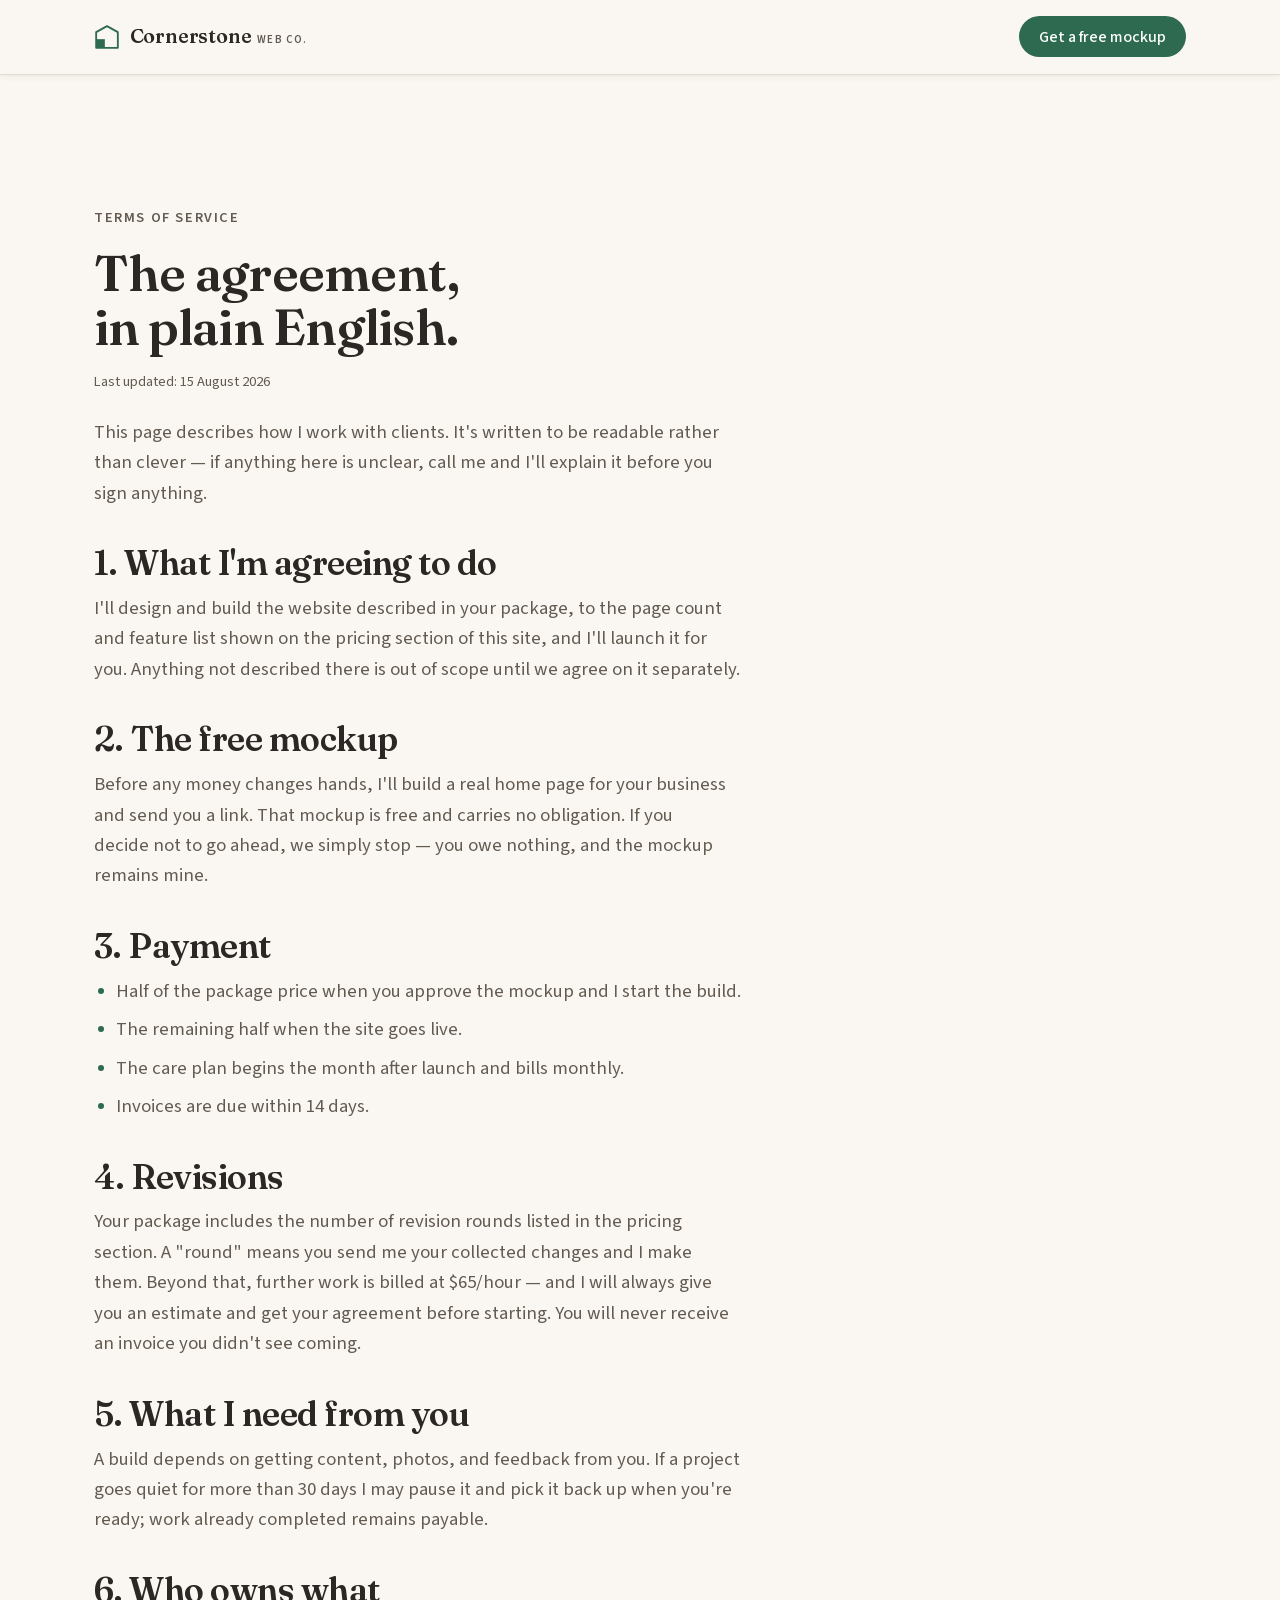
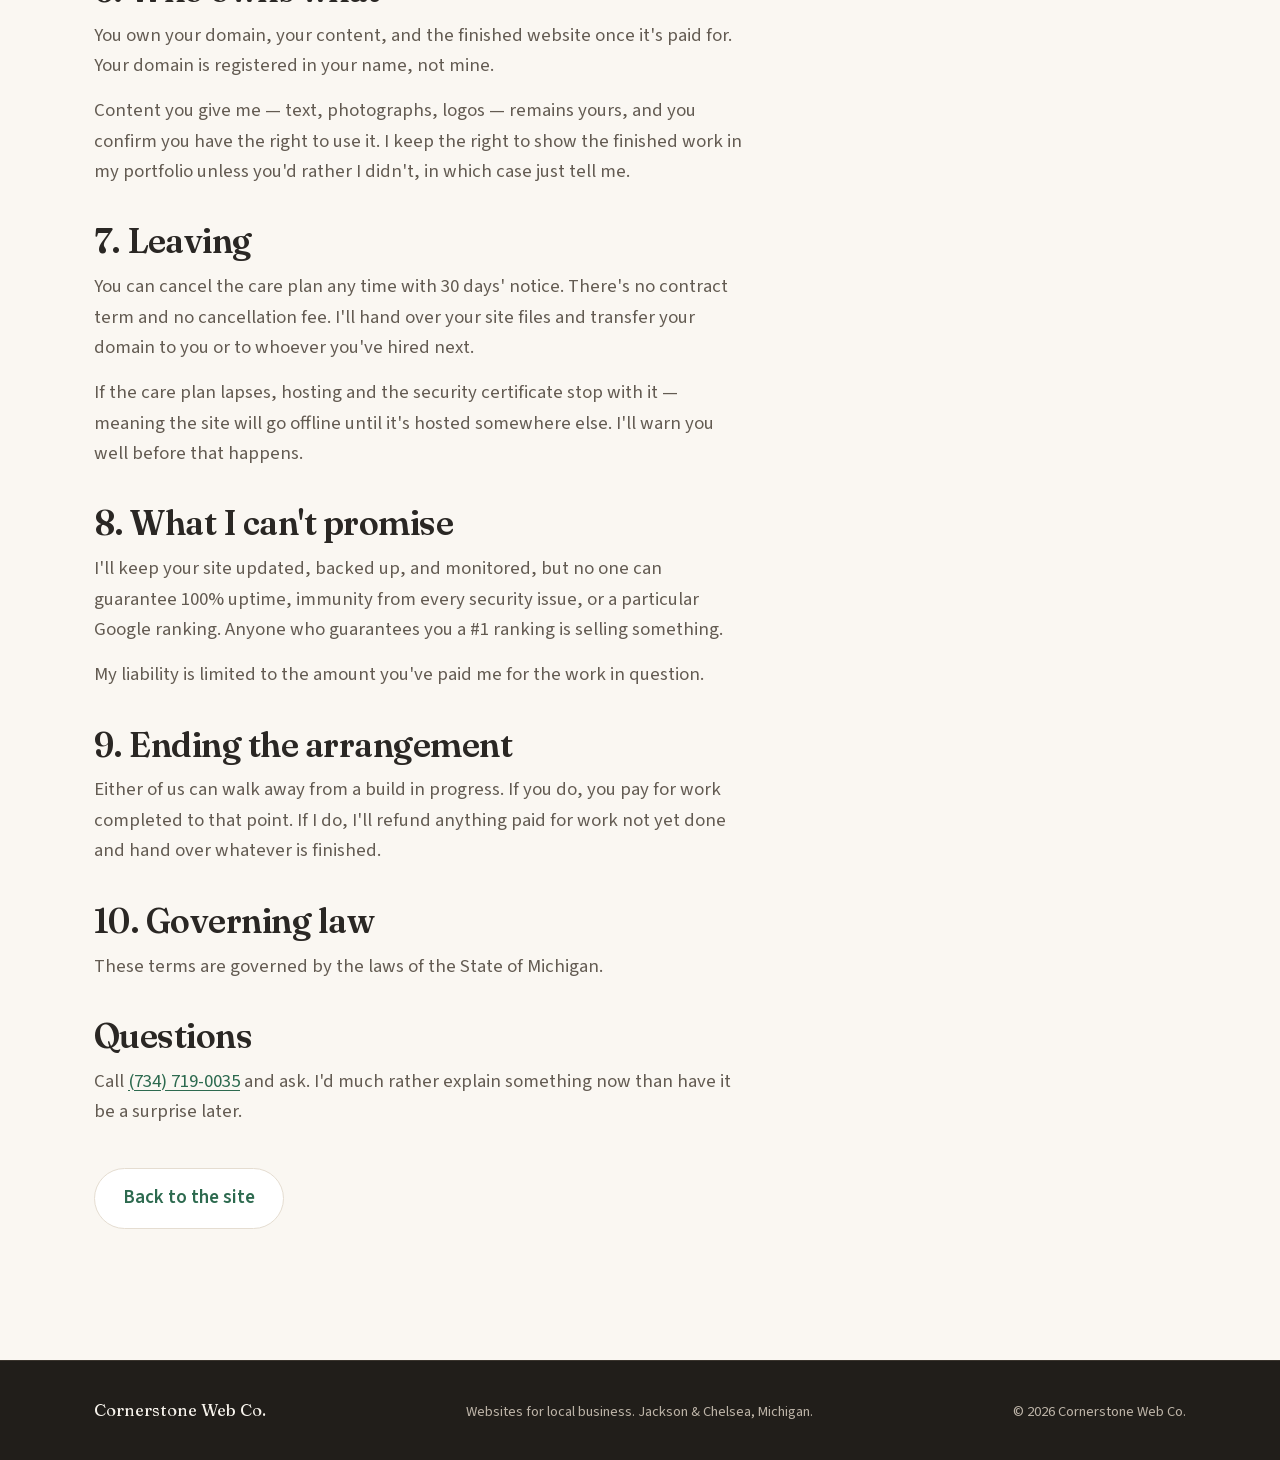
<file: terms.html>
<!DOCTYPE html>
<html lang="en">
<head>
<meta charset="utf-8">
<meta name="viewport" content="width=device-width, initial-scale=1">
<title>Terms of Service — Cornerstone Web Co.</title>
<meta name="description" content="Plain-English terms for website design and care plan services from Cornerstone Web Co., Jackson and Chelsea, Michigan.">
<meta name="robots" content="noindex, follow">
<link rel="canonical" href="https://thecornerstonewebco.com/terms.html">
<meta name="theme-color" content="#FAF7F2">
<link rel="icon" href="assets/img/favicon.svg" type="image/svg+xml">
<link rel="preload" href="assets/fonts/fraunces-latin-var.woff2" as="font" type="font/woff2" crossorigin>
<link rel="preload" href="assets/fonts/source-sans-3-latin-var.woff2" as="font" type="font/woff2" crossorigin>
<link rel="stylesheet" href="assets/css/style.css">
</head>

<body>

<a class="skip-link" href="#main">Skip to content</a>

<header class="site-header is-stuck">
  <div class="shell site-header__inner">
    <a class="wordmark" href="index.html" aria-label="Cornerstone Web Co., home">
      <svg class="wordmark__mark" viewBox="0 0 24 24" aria-hidden="true" focusable="false">
        <path d="M2 22V7.5L12 2l10 5.5V22H2Z" fill="none" stroke="currentColor" stroke-width="1.7" stroke-linejoin="round"/>
        <path d="M2 22V14h8v8" fill="currentColor" stroke="none"/>
      </svg>
      <span class="wordmark__text">
        <span class="wordmark__name">Cornerstone</span>
        <span class="wordmark__suffix">Web&nbsp;Co.</span>
      </span>
    </a>
    <nav aria-label="Main">
      <ul class="nav__list">
        <li><a class="nav__cta" href="index.html#contact">Get a free mockup</a></li>
      </ul>
    </nav>
  </div>
</header>

<main id="main" class="section">
  <div class="shell">
    <article class="prose">

      <p class="eyebrow">Terms of service</p>
      <h1 class="section__title">The agreement, in plain English.</h1>
      <p class="prose__meta" style="margin-top:1rem">
        <!-- EDIT: update this date whenever the terms change. -->
        Last updated: <time datetime="2026-08-15">15 August 2026</time>
      </p>

      <p style="margin-top:1.5rem">
        This page describes how I work with clients. It's written to be readable rather
        than clever — if anything here is unclear, call me and I'll explain it before you
        sign anything.
      </p>

      <!--
        ============================================================
        NOT LEGAL ADVICE
        ============================================================
        This is a plain-English starting point written for a small,
        one-person web design business — not a lawyer-reviewed contract.
        Before taking on larger projects, have an attorney look it over.
        Two things in particular are worth professional review: the
        liability limit and the intellectual-property section.
        ============================================================
      -->

      <h2>1. What I'm agreeing to do</h2>
      <p>
        I'll design and build the website described in your package, to the page count and
        feature list shown on the pricing section of this site, and I'll launch it for you.
        Anything not described there is out of scope until we agree on it separately.
      </p>

      <h2>2. The free mockup</h2>
      <p>
        Before any money changes hands, I'll build a real home page for your business and
        send you a link. That mockup is free and carries no obligation. If you decide not to
        go ahead, we simply stop — you owe nothing, and the mockup remains mine.
      </p>

      <h2>3. Payment</h2>
      <ul>
        <li>Half of the package price when you approve the mockup and I start the build.</li>
        <li>The remaining half when the site goes live.</li>
        <li>The care plan begins the month after launch and bills monthly.</li>
        <li>Invoices are due within 14 days.</li>
      </ul>

      <h2>4. Revisions</h2>
      <p>
        Your package includes the number of revision rounds listed in the pricing section. A
        "round" means you send me your collected changes and I make them. Beyond that,
        further work is billed at $65/hour — and I will always give you an estimate and get
        your agreement before starting. You will never receive an invoice you didn't see coming.
      </p>

      <h2>5. What I need from you</h2>
      <p>
        A build depends on getting content, photos, and feedback from you. If a project goes
        quiet for more than 30 days I may pause it and pick it back up when you're ready;
        work already completed remains payable.
      </p>

      <h2>6. Who owns what</h2>
      <p>
        You own your domain, your content, and the finished website once it's paid for. Your
        domain is registered in your name, not mine.
      </p>
      <p>
        Content you give me — text, photographs, logos — remains yours, and you confirm you
        have the right to use it. I keep the right to show the finished work in my portfolio
        unless you'd rather I didn't, in which case just tell me.
      </p>

      <h2>7. Leaving</h2>
      <p>
        You can cancel the care plan any time with 30 days' notice. There's no contract term
        and no cancellation fee. I'll hand over your site files and transfer your domain to
        you or to whoever you've hired next.
      </p>
      <p>
        If the care plan lapses, hosting and the security certificate stop with it — meaning
        the site will go offline until it's hosted somewhere else. I'll warn you well before
        that happens.
      </p>

      <h2>8. What I can't promise</h2>
      <p>
        I'll keep your site updated, backed up, and monitored, but no one can guarantee 100%
        uptime, immunity from every security issue, or a particular Google ranking. Anyone
        who guarantees you a #1 ranking is selling something.
      </p>
      <p>
        My liability is limited to the amount you've paid me for the work in question.
      </p>

      <h2>9. Ending the arrangement</h2>
      <p>
        Either of us can walk away from a build in progress. If you do, you pay for work
        completed to that point. If I do, I'll refund anything paid for work not yet done and
        hand over whatever is finished.
      </p>

      <h2>10. Governing law</h2>
      <p>
        These terms are governed by the laws of the State of Michigan.
      </p>

      <h2>Questions</h2>
      <p>
        Call <a href="tel:+17347190035">(734) 719-0035</a> and ask. I'd much rather explain
        something now than have it be a surprise later.
      </p>

      <p style="margin-top:2.5rem">
        <a class="btn btn--outline" href="index.html">Back to the site</a>
      </p>

    </article>
  </div>
</main>

<footer class="site-footer">
  <div class="shell site-footer__inner">
    <p class="site-footer__name">Cornerstone Web Co.</p>
    <p class="site-footer__meta">Websites for local business. Jackson &amp; Chelsea, Michigan.</p>
    <p class="site-footer__copy">&copy; <span id="year">2026</span> Cornerstone Web Co.</p>
  </div>
</footer>

<script src="assets/js/main.js" defer></script>
</body>
</html>
</file>
<file: assets/css/style.css>
/* ============================================================================
   Cornerstone Web Co. — stylesheet

   Warm, bright, editorial. Ivory ground, serif headlines, one dark section
   near the end for contrast. Plain CSS, no build step.

   Order: fonts → tokens → reset → a11y → layout → components → motion.
   ========================================================================= */


/* ---------------------------------------------------------------------------
   1. FONTS — self-hosted, latin subset, variable
   Two files, ~93KB total, covering weights 400–700 with no extra requests
   and no third-party connection. font-display:swap so text paints immediately
   in the fallback and re-renders when the webfont lands.
   Both SIL Open Font License; see README.
   ------------------------------------------------------------------------ */
@font-face {
  font-family: 'Fraunces';
  src: url('../fonts/fraunces-latin-var.woff2') format('woff2-variations');
  font-weight: 400 700;
  font-style: normal;
  font-display: swap;
}
@font-face {
  font-family: 'Source Sans 3';
  src: url('../fonts/source-sans-3-latin-var.woff2') format('woff2-variations');
  font-weight: 400 700;
  font-style: normal;
  font-display: swap;
}


/* ---------------------------------------------------------------------------
   2. TOKENS
   ------------------------------------------------------------------------ */
:root {

  /* -- Surfaces -------------------------------------------------------------
     Everything is warm. The base is ivory rather than white, and the greys
     are warm-shifted (more red than blue) — a neutral grey on ivory is what
     makes a page read cold and clinical. Only ONE dark region on the page,
     at the closing call to action, so it lands as emphasis and not as mood. */
  --paper:      #FAF7F2;   /* warm ivory — the page ground */
  --paper-warm: #F3EDE3;   /* deeper tint for alternating sections */
  --card:       #FFFFFF;   /* cards lift off the ivory */
  --ink-deep:   #211E1A;   /* the single dark section */

  /* -- Text -- */
  --ink:        #2A2724;   /* warm charcoal — headings and body */
  --ink-soft:   #635B52;   /* warm muted — secondary copy */
  --on-dark:    #F7F3EC;
  --on-dark-soft: #BCB3A7;

  /* -- Lines -- */
  --line:       #E5DDD1;
  --line-dark:  #3A342D;

  /* -- Accent ---------------------------------------------------------------
     Deep forest green. Warm-leaning rather than the cold blue-green of a
     "success" state, so it sits naturally on ivory instead of buzzing
     against it. Amber is a small secondary highlight only — never body text.
     Measured, all WCAG AA or better:
       --accent  #2D6A4F on --paper  → 6.15:1
       white     #FFFFFF on --accent → 6.09:1
       --amber-ink #8A5B14 on --paper → 5.81:1
     Re-measure before changing any of these. */
  --accent:      #2D6A4F;
  --accent-deep: #235340;
  --accent-tint: #EAF2ED;
  --accent-lift: #7FD0A4;  /* on dark/green sections only */

  /* Full-bleed green section — a darker shade of the brand accent, so it reads
     as the same colour family rather than a second green. Deliberately deeper
     than --accent: at accent strength a full-width block reads flat, and white
     cards need real separation to lift off it. */
  --green-deep:    #1F4A37;
  --on-green-soft: #B3CCBF;
  --amber:       #D9A03C;  /* decorative fills / rules only */
  --amber-ink:   #8A5B14;  /* amber as readable text */

  /* -- Type -- */
  --font-display: 'Fraunces', 'Iowan Old Style', 'Palatino Linotype', Georgia, serif;
  --font-sans: 'Source Sans 3', system-ui, -apple-system, 'Segoe UI', sans-serif;

  --step--1: clamp(0.84rem, 0.81rem + 0.12vw, 0.92rem);
  --step-0:  clamp(1.05rem, 1.00rem + 0.22vw, 1.19rem);
  --step-1:  clamp(1.22rem, 1.12rem + 0.45vw, 1.48rem);
  --step-2:  clamp(1.55rem, 1.33rem + 1.00vw, 2.20rem);
  --step-3:  clamp(2.00rem, 1.58rem + 1.95vw, 3.30rem);
  --step-4:  clamp(2.55rem, 1.85rem + 3.20vw, 4.70rem);

  /* -- Space -- */
  --gap:       clamp(1.5rem, 1rem + 2vw, 2.75rem);
  --section-y: clamp(4.5rem, 3rem + 6.5vw, 8.5rem);
  --shell:     1180px;
  --shell-pad: clamp(1.25rem, 0.75rem + 2.5vw, 2.75rem);

  /* -- Shape — soft, not sharp. Rounded corners and pill buttons are most of
        what separates "welcoming" from "severe" at a glance. -- */
  --r-sm: 10px;
  --r-md: 16px;
  --r-lg: 24px;
  --r-pill: 999px;

  /* -- Shadow — warm-tinted, never neutral black -- */
  --shadow-sm: 0 1px 2px rgba(42, 39, 36, 0.04),
               0 2px 8px rgba(42, 39, 36, 0.04);
  --shadow-md: 0 2px 4px rgba(42, 39, 36, 0.04),
               0 12px 28px rgba(42, 39, 36, 0.07);
  --shadow-lg: 0 4px 8px rgba(42, 39, 36, 0.05),
               0 24px 56px rgba(42, 39, 36, 0.10);

  --ease: cubic-bezier(0.22, 0.61, 0.36, 1);
}


/* ---------------------------------------------------------------------------
   3. RESET
   ------------------------------------------------------------------------ */
*, *::before, *::after { box-sizing: border-box; }

html {
  -webkit-text-size-adjust: 100%;
  scroll-behavior: smooth;
  scroll-padding-top: 90px; /* sticky header clearance for anchor jumps */
}
@media (prefers-reduced-motion: reduce) { html { scroll-behavior: auto; } }

body {
  margin: 0;
  background: var(--paper);
  color: var(--ink);
  font-family: var(--font-sans);
  font-size: var(--step-0);
  line-height: 1.62;
  -webkit-font-smoothing: antialiased;
  -moz-osx-font-smoothing: grayscale;
  overflow-x: hidden;
}

h1, h2, h3, p, figure, blockquote, dl, dd { margin: 0; }
ul, ol { margin: 0; padding: 0; list-style: none; }
img, svg { display: block; max-width: 100%; }
img { height: auto; }
a { color: inherit; }
button { font: inherit; color: inherit; background: none; border: 0; cursor: pointer; }

/* Headings are the serif. This is the single biggest change in feel — real
   typography instead of the operating system default. */
h1, h2, h3, .display {
  font-family: var(--font-display);
  font-weight: 600;
  letter-spacing: -0.015em;
  line-height: 1.08;
  text-wrap: balance;
}


/* ---------------------------------------------------------------------------
   4. ACCESSIBILITY PRIMITIVES
   ------------------------------------------------------------------------ */
:where(a, button, [tabindex]):focus-visible {
  outline: 2px solid var(--accent);
  outline-offset: 3px;
  border-radius: 4px;
}
.section--dark :where(a, button):focus-visible { outline-color: var(--accent-lift); }

.visually-hidden {
  position: absolute;
  width: 1px; height: 1px;
  padding: 0; margin: -1px;
  overflow: hidden;
  clip-path: inset(50%);
  white-space: nowrap;
}

.skip-link {
  position: absolute;
  top: 0; left: 50%;
  transform: translate(-50%, -110%);
  z-index: 200;
  padding: 0.75rem 1.4rem;
  background: var(--accent);
  color: #fff;
  font-weight: 600;
  text-decoration: none;
  border-radius: 0 0 var(--r-sm) var(--r-sm);
}
.skip-link:focus-visible { transform: translate(-50%, 0); }


/* ---------------------------------------------------------------------------
   5. LAYOUT PRIMITIVES
   ------------------------------------------------------------------------ */
.shell {
  width: 100%;
  max-width: var(--shell);
  margin-inline: auto;
  padding-inline: var(--shell-pad);
}

.section { padding-block: var(--section-y); }
.section--warm { background: var(--paper-warm); }
.section--dark {
  background: var(--ink-deep);
  color: var(--on-dark);
}

/* Green block, to break up the run of cream. White cards sit on top of it, so
   card interiors keep the normal light-background colours — only the section's
   own headings and lede need inverting. */
.section--green {
  background: var(--green-deep);
  color: var(--on-dark);
}
.section--green .eyebrow { color: var(--accent-lift); }
.section--green .section__lede { color: var(--on-green-soft); }
/* The warm hairline border disappears against green; the shadow does the
   lifting instead. */
.section--green .service {
  border-color: transparent;
  box-shadow: var(--shadow-md);
}

/* Light cards declare their own text colour rather than inheriting it.
   A section that flips `color` for its own headings (--green, --dark) would
   otherwise leak ivory text into a white card and render it invisible. */
.service, .tier, .trust__item, .retainer { color: var(--ink); }

/* Eyebrow — letterspaced sans, not monospace. The mono was part of what read
   as technical and cold; small caps in the body face reads warmer. */
.eyebrow {
  font-size: var(--step--1);
  font-weight: 600;
  letter-spacing: 0.11em;
  text-transform: uppercase;
  color: var(--accent);
  margin-bottom: 1rem;
}
.section--dark .eyebrow { color: var(--accent-lift); }

.section__title { font-size: var(--step-3); }
.section__head { margin-bottom: clamp(2.5rem, 1.5rem + 3vw, 4rem); }

.section__head--split { display: grid; gap: var(--gap); align-items: end; }
@media (min-width: 860px) {
  .section__head--split { grid-template-columns: 1.15fr 0.85fr; }
}

.section__lede {
  font-size: var(--step-1);
  line-height: 1.5;
  color: var(--ink-soft);
  max-width: 40ch;
  text-wrap: pretty;
}
.section--dark .section__lede { color: var(--on-dark-soft); }

/* Accented phrase inside a headline. Colour rather than italic — the webfont
   ships upright only, so a synthesised italic would look slanted and cheap. */
.hl { color: var(--accent); }
.section--dark .hl { color: var(--accent-lift); }


/* ---------------------------------------------------------------------------
   6. BUTTONS — pill-shaped. Rounded reads friendly; square reads severe.
   ------------------------------------------------------------------------ */
.btn {
  display: inline-flex;
  align-items: center;
  justify-content: center;
  gap: 0.5rem;
  padding: 0.9rem 1.75rem;
  font-size: var(--step-0);
  font-weight: 600;
  text-decoration: none;
  border: 1.5px solid transparent;
  border-radius: var(--r-pill);
  transition: background-color 0.22s var(--ease), color 0.22s var(--ease),
              border-color 0.22s var(--ease), transform 0.22s var(--ease),
              box-shadow 0.22s var(--ease);
}
.btn:hover { transform: translateY(-2px); }
.btn:active { transform: translateY(0); }

.btn--accent {
  background: var(--accent);
  color: #fff;
  box-shadow: var(--shadow-sm);
}
.btn--accent:hover { background: var(--accent-deep); box-shadow: var(--shadow-md); }

.btn--outline {
  border-color: var(--line);
  background: var(--card);
  color: var(--ink);
}
.btn--outline:hover { border-color: var(--accent); color: var(--accent); }

.btn--light {
  background: var(--on-dark);
  color: var(--ink-deep);
}
.btn--light:hover { background: #fff; }

.btn--ghost-dark {
  border-color: rgba(247, 243, 236, 0.30);
  color: var(--on-dark);
}
.btn--ghost-dark:hover { border-color: var(--accent-lift); color: var(--accent-lift); }


/* ---------------------------------------------------------------------------
   7. HEADER
   ------------------------------------------------------------------------ */
.site-header {
  position: sticky;
  top: 0;
  z-index: 100;
  background: rgba(250, 247, 242, 0.85);
  backdrop-filter: blur(12px);
  -webkit-backdrop-filter: blur(12px);
  border-bottom: 1px solid transparent;
  transition: border-color 0.3s var(--ease), box-shadow 0.3s var(--ease);
}
.site-header.is-stuck {
  border-bottom-color: var(--line);
  box-shadow: var(--shadow-sm);
}

.site-header__inner {
  display: flex;
  align-items: center;
  justify-content: space-between;
  gap: 1rem;
  min-height: 74px;
}

.wordmark {
  display: inline-flex;
  align-items: center;
  gap: 0.6rem;
  text-decoration: none;
}
.wordmark__mark { width: 26px; height: 26px; color: var(--accent); flex: none; }
.wordmark__text { display: flex; align-items: baseline; gap: 0.35rem; line-height: 1; }
.wordmark__name {
  font-family: var(--font-display);
  font-size: 1.22rem;
  font-weight: 600;
  letter-spacing: -0.01em;
}
.wordmark__suffix {
  font-size: 0.68rem;
  font-weight: 600;
  letter-spacing: 0.12em;
  text-transform: uppercase;
  color: var(--ink-soft);
}

.nav__list {
  display: flex;
  align-items: center;
  gap: clamp(1rem, 0.4rem + 1.3vw, 1.9rem);
}
.nav__list a {
  text-decoration: none;
  font-size: 1rem;
  font-weight: 500;
  color: var(--ink-soft);
  transition: color 0.2s var(--ease);
}
.nav__list a:hover { color: var(--accent); }

.nav__cta {
  padding: 0.6rem 1.25rem;
  background: var(--accent);
  color: #fff !important;
  border-radius: var(--r-pill);
  font-weight: 600;
}
.nav__cta:hover { background: var(--accent-deep); }

.nav-toggle {
  display: none;
  width: 44px; height: 44px;
  align-items: center; justify-content: center;
  margin-right: -10px;
  color: var(--ink);
}
.nav-toggle__bars { display: block; width: 22px; height: 12px; position: relative; }
.nav-toggle__bars i {
  position: absolute; left: 0;
  width: 100%; height: 2px;
  background: currentColor;
  border-radius: 2px;
  transition: transform 0.3s var(--ease);
}
.nav-toggle__bars i:nth-child(1) { top: 0; }
.nav-toggle__bars i:nth-child(2) { bottom: 0; }
.nav-toggle[aria-expanded="true"] .nav-toggle__bars i:nth-child(1) { transform: translateY(5px) rotate(45deg); }
.nav-toggle[aria-expanded="true"] .nav-toggle__bars i:nth-child(2) { transform: translateY(-5px) rotate(-45deg); }


/* ---------------------------------------------------------------------------
   8. HERO — split. Text on ivory, photograph in a soft rounded frame.
   No more white text fighting a dark full-bleed photo.
   ------------------------------------------------------------------------ */
.hero {
  position: relative;
  padding-block: clamp(2.5rem, 1.5rem + 4vw, 5rem) var(--section-y);
  overflow: hidden;
}

/* Soft warm wash behind the hero so the ivory isn't flat. */
.hero::before {
  content: "";
  position: absolute;
  top: -25%; right: -10%;
  width: 65%; aspect-ratio: 1;
  background: radial-gradient(circle, rgba(217, 160, 60, 0.13) 0%, rgba(217, 160, 60, 0) 68%);
  pointer-events: none;
  z-index: -1;
}

.hero__grid {
  display: grid;
  gap: clamp(2.5rem, 1.5rem + 4vw, 4.5rem);
  align-items: center;
}
@media (min-width: 900px) {
  .hero__grid { grid-template-columns: 1.05fr 0.95fr; }
}

.hero__title {
  font-size: var(--step-4);
  line-height: 1.02;
  letter-spacing: -0.022em;
  margin-bottom: 1.5rem;
  max-width: 15ch;
}
.hero__sub {
  font-size: var(--step-1);
  line-height: 1.5;
  color: var(--ink-soft);
  max-width: 44ch;
  margin-bottom: 2rem;
  text-wrap: pretty;
}
.hero__actions {
  display: flex;
  flex-wrap: wrap;
  gap: 0.8rem;
  margin-bottom: 1.4rem;
}
.hero__note {
  display: flex;
  align-items: flex-start;
  gap: 0.55rem;
  font-size: var(--step--1);
  color: var(--ink-soft);
  max-width: 42ch;
}
.hero__note svg { width: 18px; height: 18px; color: var(--accent); flex: none; margin-top: 0.15em; }

/* Photo frame */
.hero__media {
  position: relative;
  border-radius: var(--r-lg);
  overflow: hidden;
  box-shadow: var(--shadow-lg);
  rotate: 1.2deg;             /* a touch off-axis reads handmade, not rigid */
}
.hero__media img {
  width: 100%;
  aspect-ratio: 4 / 5;
  object-fit: cover;
}
@media (max-width: 899px) {
  .hero__media { rotate: 0deg; }
  .hero__media img { aspect-ratio: 3 / 2; }
}

/* On a narrow screen the two CTAs wrap to their own lines anyway, so make
   them match width instead of sitting ragged at different lengths. */
@media (max-width: 560px) {
  .hero__actions { flex-direction: column; align-items: stretch; }
  .hero__actions .btn { width: 100%; }
  .contact__actions { flex-direction: column; align-items: stretch; }
  .contact__actions .btn { width: 100%; }
}


/* ---------------------------------------------------------------------------
   9. SERVICES — white cards on ivory
   ------------------------------------------------------------------------ */
.services { display: grid; gap: 1.25rem; }
@media (min-width: 820px) { .services { grid-template-columns: repeat(3, 1fr); } }

.service {
  padding: clamp(1.75rem, 1.2rem + 1.6vw, 2.4rem);
  background: var(--card);
  border: 1px solid var(--line);
  border-radius: var(--r-md);
  box-shadow: var(--shadow-sm);
  transition: transform 0.3s var(--ease), box-shadow 0.3s var(--ease);
}
.service:hover { transform: translateY(-4px); box-shadow: var(--shadow-md); }

.service__icon {
  display: grid;
  place-items: center;
  width: 46px; height: 46px;
  margin-bottom: 1.25rem;
  background: var(--accent-tint);
  color: var(--accent);
  border-radius: var(--r-pill);
}
.service__icon svg { width: 22px; height: 22px; }

.service__title { font-size: var(--step-2); margin-bottom: 0.7rem; }
.service__copy { color: var(--ink-soft); text-wrap: pretty; }


/* ---------------------------------------------------------------------------
   10. WORK
   ------------------------------------------------------------------------ */
.work { display: grid; gap: clamp(2rem, 1rem + 3vw, 3rem); }
@media (min-width: 780px) {
  .work { grid-template-columns: repeat(2, 1fr); }
  .work__item:first-child { grid-column: 1 / -1; }
}

.work__link { display: block; text-decoration: none; }

.work__figure {
  position: relative;
  overflow: hidden;
  background: var(--card);
  border: 1px solid var(--line);
  border-radius: var(--r-md);
  box-shadow: var(--shadow-sm);
  margin-bottom: 1.4rem;
  transition: transform 0.35s var(--ease), box-shadow 0.35s var(--ease);
}
.work__link:hover .work__figure,
.work__link:focus-visible .work__figure {
  transform: translateY(-4px);
  box-shadow: var(--shadow-md);
}
.work__figure img {
  width: 100%;
  aspect-ratio: 4 / 3;
  object-fit: cover;
}

/* Light browser chrome, to match the warm ground. */
.chrome {
  display: flex;
  align-items: center;
  gap: 0.8rem;
  padding: 0.65rem 1rem;
  background: var(--paper-warm);
  border-bottom: 1px solid var(--line);
}
.chrome__dots { display: flex; gap: 0.38rem; }
.chrome__dots i { width: 9px; height: 9px; border-radius: 50%; background: #D3C9B9; }
.chrome__url {
  font-size: 0.74rem;
  font-weight: 600;
  letter-spacing: 0.04em;
  color: var(--ink-soft);
}

/* The lead card is a real screenshot shown at true proportions, not cropped. */
.work__figure--framed img { aspect-ratio: auto; }

.work__title {
  display: flex;
  align-items: baseline;
  gap: 0.45rem;
  font-size: var(--step-2);
  margin-bottom: 0.6rem;
  transition: color 0.25s var(--ease);
}
.work__link:hover .work__title { color: var(--accent); }
.work__ext { font-size: 0.62em; color: var(--accent); }

.work__desc {
  color: var(--ink-soft);
  max-width: 54ch;
  margin-bottom: 0.9rem;
  text-wrap: pretty;
}
.work__tag {
  display: inline-block;
  padding: 0.3rem 0.8rem;
  background: var(--accent-tint);
  color: var(--accent);
  border-radius: var(--r-pill);
  font-size: 0.8rem;
  font-weight: 600;
  letter-spacing: 0.03em;
}


/* ---------------------------------------------------------------------------
   11. PRICING
   ------------------------------------------------------------------------ */
.tiers { display: grid; gap: 1.25rem; align-items: start; }
@media (min-width: 900px) { .tiers { grid-template-columns: repeat(3, 1fr); } }

.tier {
  position: relative;
  display: flex;
  flex-direction: column;
  height: 100%;
  padding: clamp(1.75rem, 1.2rem + 1.6vw, 2.4rem);
  background: var(--card);
  border: 1px solid var(--line);
  border-radius: var(--r-md);
  box-shadow: var(--shadow-sm);
}

/* The featured tier stays light — a black card in the middle of a warm page
   was a big part of what read cold. An accent border and a soft tint mark it
   instead. */
.tier--featured {
  border: 2px solid var(--accent);
  background: linear-gradient(180deg, var(--accent-tint) 0%, var(--card) 42%);
  box-shadow: var(--shadow-md);
}
@media (min-width: 900px) {
  .tier--featured { margin-block: -1.5rem; }
}

.tier__flag {
  position: absolute;
  top: 0; left: 50%;
  transform: translate(-50%, -50%);
  padding: 0.35rem 1rem;
  background: var(--accent);
  color: #fff;
  border-radius: var(--r-pill);
  font-size: 0.74rem;
  font-weight: 700;
  letter-spacing: 0.07em;
  text-transform: uppercase;
  white-space: nowrap;
}

.tier__head {
  padding-bottom: 1.4rem;
  border-bottom: 1px solid var(--line);
  margin-bottom: 1.4rem;
}
.tier__name {
  font-family: var(--font-sans);
  font-size: var(--step--1);
  font-weight: 700;
  letter-spacing: 0.11em;
  text-transform: uppercase;
  color: var(--accent);
  margin-bottom: 0.7rem;
}
.tier__price { margin-bottom: 0.7rem; }
.tier__amount {
  font-family: var(--font-display);
  font-size: var(--step-3);
  font-weight: 600;
  letter-spacing: -0.02em;
  line-height: 1;
}
.tier__for { font-size: var(--step--1); color: var(--ink-soft); max-width: 30ch; }

.tier__list {
  display: grid;
  gap: 0.7rem;
  margin-bottom: 1.9rem;
  /* flex:1 lines the three buttons up along the bottom; align-content:start
     stops the rows themselves stretching to fill that slack, which would
     give a 4-item card a different rhythm from a 5-item one. */
  flex: 1;
  align-content: start;
}
.tier__list li {
  position: relative;
  padding-left: 1.75rem;
  font-size: 0.99rem;
  line-height: 1.5;
  color: var(--ink-soft);
}
.tier__list li::before {
  content: "";
  position: absolute;
  left: 0; top: 0.16em;
  width: 1.15rem; height: 1.15rem;
  background: var(--accent-tint);
  border-radius: 50%;
}
.tier__list li::after {
  content: "";
  position: absolute;
  left: 0.36rem; top: 0.48em;
  width: 0.44rem; height: 0.24rem;
  border-left: 2px solid var(--accent);
  border-bottom: 2px solid var(--accent);
  transform: rotate(-45deg);
}
.tier__btn { width: 100%; }

/* -- Care plan band -- */
.retainer {
  display: grid;
  gap: clamp(1.25rem, 0.5rem + 2vw, 2.5rem);
  align-items: center;
  margin-top: clamp(2.5rem, 1.5rem + 3vw, 3.75rem);
  padding: clamp(1.75rem, 1.2rem + 2vw, 2.75rem);
  background: var(--card);
  border: 1px solid var(--line);
  border-left: 4px solid var(--amber);
  border-radius: var(--r-md);
  box-shadow: var(--shadow-sm);
}
@media (min-width: 720px) { .retainer { grid-template-columns: auto 1fr; } }

.retainer__price { color: var(--ink-soft); font-size: var(--step--1); white-space: nowrap; }
.retainer__price span {
  display: block;
  font-family: var(--font-display);
  font-size: var(--step-3);
  font-weight: 600;
  line-height: 1;
  letter-spacing: -0.02em;
  color: var(--amber-ink);
}
.retainer__title { font-size: var(--step-1); margin-bottom: 0.45rem; }
.retainer__body p { color: var(--ink-soft); max-width: 62ch; text-wrap: pretty; }


/* ---------------------------------------------------------------------------
   12. TRUST
   ------------------------------------------------------------------------ */
.trust { display: grid; gap: clamp(1.25rem, 0.75rem + 2vw, 2rem); }
@media (min-width: 820px) { .trust { grid-template-columns: repeat(3, 1fr); } }

.trust__item {
  padding: clamp(1.5rem, 1.1rem + 1.3vw, 2rem);
  background: var(--card);
  border: 1px solid var(--line);
  border-radius: var(--r-md);
  box-shadow: var(--shadow-sm);
}
.trust__icon {
  display: grid;
  place-items: center;
  width: 42px; height: 42px;
  margin-bottom: 1.1rem;
  background: var(--accent-tint);
  color: var(--accent);
  border-radius: var(--r-pill);
}
.trust__icon svg { width: 20px; height: 20px; }
.trust__title { font-size: var(--step-1); margin-bottom: 0.6rem; }
.trust__item p { color: var(--ink-soft); text-wrap: pretty; }


/* ---------------------------------------------------------------------------
   13. ABOUT — the portrait carries this section
   ------------------------------------------------------------------------ */
.about { display: grid; gap: clamp(2.5rem, 1.5rem + 4vw, 4.5rem); align-items: center; }
@media (min-width: 880px) { .about { grid-template-columns: 0.8fr 1.2fr; } }

.about__media {
  position: relative;
  border-radius: var(--r-lg);
  overflow: hidden;
  box-shadow: var(--shadow-lg);
  rotate: -1.2deg;
}
.about__media img {
  width: 100%;
  aspect-ratio: 3 / 4;
  object-fit: cover;
  /* Top-weighted: on a standing portrait this keeps the face in frame
     when the box is shorter than the photograph. */
  object-position: center 22%;
}

.about__quote {
  margin: 1.5rem 0 1.75rem;
  padding: 1.25rem 0 1.25rem 1.5rem;
  border-left: 3px solid var(--accent);
}
.about__quote p {
  font-family: var(--font-display);
  font-size: var(--step-2);
  font-weight: 500;
  line-height: 1.22;
  letter-spacing: -0.015em;
  text-wrap: balance;
}
.about__body > p:not(.eyebrow) { color: var(--ink-soft); max-width: 58ch; text-wrap: pretty; }
.about__body > p + p { margin-top: 1rem; }

.about__sign {
  margin-top: 1.75rem;
  padding-top: 1.5rem;
  border-top: 1px solid var(--line);
}
.about__sign strong {
  display: block;
  font-family: var(--font-display);
  font-size: var(--step-1);
  font-weight: 600;
}
.about__sign span { font-size: var(--step--1); color: var(--ink-soft); }


/* ---------------------------------------------------------------------------
   14. CONTACT — the one dark section
   ------------------------------------------------------------------------ */
.contact__head { margin-bottom: clamp(2.5rem, 1.5rem + 3vw, 3.5rem); max-width: 46ch; }
.contact__title { font-size: var(--step-4); line-height: 1.03; margin-bottom: 1.25rem; }
.contact__lede { font-size: var(--step-1); line-height: 1.5; color: var(--on-dark-soft); text-wrap: pretty; }

.contact__actions { display: flex; flex-wrap: wrap; gap: 0.8rem; margin-bottom: 3rem; }

.contact__details { display: grid; gap: 1.25rem; }
@media (min-width: 760px) { .contact__details { grid-template-columns: repeat(3, 1fr); } }

.contact__row {
  padding: 1.4rem 1.5rem;
  background: rgba(247, 243, 236, 0.05);
  border: 1px solid var(--line-dark);
  border-radius: var(--r-md);
}
.contact__row dt {
  font-size: var(--step--1);
  font-weight: 600;
  letter-spacing: 0.11em;
  text-transform: uppercase;
  color: var(--on-dark-soft);
  margin-bottom: 0.5rem;
}
.contact__value {
  font-size: var(--step-1);
  font-weight: 600;
  text-decoration: none;
  color: var(--accent-lift);
  transition: color 0.2s var(--ease);
}
a.contact__value:hover { color: #fff; }

/* Obvious placeholder — must never be mistaken for a working phone number. */
.contact__value.is-placeholder {
  font-size: 0.92rem;
  font-weight: 400;
  color: var(--on-dark-soft);
  border-bottom: 1px dashed var(--line-dark);
  cursor: not-allowed;
}


/* ---------------------------------------------------------------------------
   15. FOOTER
   ------------------------------------------------------------------------ */
.site-footer {
  background: var(--ink-deep);
  color: var(--on-dark-soft);
  border-top: 1px solid var(--line-dark);
  padding-block: 2.25rem;
}
.site-footer__inner {
  display: flex;
  flex-wrap: wrap;
  gap: 0.4rem 2rem;
  align-items: baseline;
  justify-content: space-between;
  font-size: var(--step--1);
}
.site-footer__name {
  font-family: var(--font-display);
  font-size: 1.05rem;
  color: var(--on-dark);
}


/* ---------------------------------------------------------------------------
   16. MOTION — content settles in; nothing showy.
   ------------------------------------------------------------------------ */
.js .reveal {
  opacity: 0;
  transform: translateY(20px);
  transition: opacity 0.7s var(--ease), transform 0.7s var(--ease);
}
.js .reveal.is-in { opacity: 1; transform: none; }
.js .reveal[data-delay="1"] { transition-delay: 0.08s; }
.js .reveal[data-delay="2"] { transition-delay: 0.16s; }
.js .reveal[data-delay="3"] { transition-delay: 0.24s; }

/* Hero entrance */
.js .hero__body > * {
  opacity: 0;
  transform: translateY(16px);
  transition: opacity 0.75s var(--ease), transform 0.75s var(--ease);
}
.js .hero__body > *:nth-child(1) { transition-delay: 0.05s; }
.js .hero__body > *:nth-child(2) { transition-delay: 0.13s; }
.js .hero__body > *:nth-child(3) { transition-delay: 0.21s; }
.js .hero__body > *:nth-child(4) { transition-delay: 0.29s; }
.js .hero__body > *:nth-child(5) { transition-delay: 0.37s; }
.js .hero__media {
  opacity: 0;
  transform: translateY(24px) scale(0.98);
  transition: opacity 0.9s var(--ease), transform 0.9s var(--ease);
  transition-delay: 0.15s;
}
.js .hero.is-ready .hero__body > *,
.js .hero.is-ready .hero__media { opacity: 1; transform: none; }


/* ---------------------------------------------------------------------------
   17. REDUCED MOTION
   ------------------------------------------------------------------------ */
@media (prefers-reduced-motion: reduce) {
  *, *::before, *::after {
    animation-duration: 0.01ms !important;
    animation-iteration-count: 1 !important;
    transition-duration: 0.01ms !important;
    transition-delay: 0ms !important;
    scroll-behavior: auto !important;
  }
  .js .reveal,
  .js .hero__body > *,
  .js .hero__media {
    opacity: 1 !important;
    transform: none !important;
  }
  .btn:hover, .service:hover, .work__link:hover .work__figure { transform: none; }
  .hero__media, .about__media { rotate: 0deg; }
}


/* ---------------------------------------------------------------------------
   18. MOBILE NAV — last, so it overrides the desktop rules above.
   ------------------------------------------------------------------------ */
@media (max-width: 820px) {
  .nav-toggle { display: inline-flex; }

  .nav {
    position: fixed;
    inset: 0;
    z-index: -1;
    display: flex;
    align-items: center;
    justify-content: center;
    background: var(--paper);
    opacity: 0;
    visibility: hidden;
    transition: opacity 0.3s var(--ease), visibility 0.3s var(--ease);
  }
  .nav.is-open { opacity: 1; visibility: visible; }

  .nav__list { flex-direction: column; gap: 1.6rem; text-align: center; }
  .nav__list a { font-family: var(--font-display); font-size: var(--step-2); color: var(--ink); }
  .nav__cta {
    font-family: var(--font-sans);
    font-size: var(--step-0);
    padding: 0.85rem 1.9rem;
    margin-top: 0.5rem;
  }

  body.nav-open { overflow: hidden; }
}


/* ===========================================================================
   19. ADDED COMPONENTS
   Mockup offer, process steps, FAQ, contact form, sticky mobile CTA,
   hero trust line, service-area note.
   ======================================================================== */

/* -- Hero trust line: face + one sentence, high on the page ---------------- */
.hero__trust {
  display: flex;
  align-items: center;
  gap: 0.85rem;
  margin-top: 1.6rem;
  padding-top: 1.5rem;
  border-top: 1px solid var(--line);
  max-width: 42ch;
}
.hero__trust img {
  width: 76px; height: 76px;
  border-radius: var(--r-pill);
  object-fit: cover;
  /* Source is now a dedicated square face crop, so no repositioning needed. */
  object-position: center;
  flex: none;
  box-shadow: 0 0 0 3px var(--paper), 0 0 0 4px var(--line);
}
.hero__trust p { font-size: 0.97rem; line-height: 1.5; color: var(--ink-soft); }
.hero__trust strong { color: var(--ink); font-weight: 600; }

/* -- Mockup offer --------------------------------------------------------- */
.mockup {
  display: grid;
  gap: clamp(2rem, 1.2rem + 3vw, 3.5rem);
  align-items: start;
}
@media (min-width: 900px) { .mockup { grid-template-columns: 0.95fr 1.05fr; } }

.mockup__steps { display: grid; gap: 1rem; }

.mockup__step {
  display: grid;
  grid-template-columns: auto 1fr;
  gap: 1.1rem;
  align-items: start;
  padding: 1.25rem 1.4rem;
  background: var(--card);
  border: 1px solid var(--line);
  border-radius: var(--r-md);
  box-shadow: var(--shadow-sm);
  color: var(--ink);
}
.mockup__num {
  display: grid;
  place-items: center;
  width: 30px; height: 30px;
  background: var(--accent);
  color: #fff;
  border-radius: var(--r-pill);
  font-size: 0.86rem;
  font-weight: 700;
  font-variant-numeric: tabular-nums;
}
.mockup__step h3 { font-size: var(--step-1); margin-bottom: 0.25rem; }
.mockup__step p { color: var(--ink-soft); font-size: 0.98rem; }

.mockup__aside {
  padding: clamp(1.5rem, 1.1rem + 1.4vw, 2rem);
  background: var(--accent-tint);
  border-radius: var(--r-md);
}
.mockup__aside h3 { font-size: var(--step-1); margin-bottom: 0.75rem; }
.mockup__aside p { color: var(--ink-soft); margin-bottom: 0.9rem; }
.mockup__aside p:last-child { margin-bottom: 0; }

/* -- Process timeline ----------------------------------------------------- */
.process { display: grid; gap: 1.25rem; counter-reset: step; }
@media (min-width: 860px) { .process { grid-template-columns: repeat(4, 1fr); } }

.process__item {
  position: relative;
  padding-top: 2.75rem;
  color: var(--ink);
}
.process__item::before {
  counter-increment: step;
  content: counter(step);
  position: absolute;
  top: 0; left: 0;
  display: grid;
  place-items: center;
  width: 34px; height: 34px;
  background: var(--accent);
  color: #fff;
  border-radius: var(--r-pill);
  font-size: 0.9rem;
  font-weight: 700;
}
/* Connecting rule between steps — desktop only, and not after the last one. */
@media (min-width: 860px) {
  .process__item::after {
    content: "";
    position: absolute;
    top: 17px; left: 44px; right: -1.25rem;
    height: 1px;
    background: var(--line);
  }
  .process__item:last-child::after { display: none; }
}
.process__item h3 { font-size: var(--step-1); margin-bottom: 0.45rem; }
.process__item p { color: var(--ink-soft); font-size: 0.98rem; text-wrap: pretty; }
.process__when {
  display: inline-block;
  margin-top: 0.7rem;
  padding: 0.22rem 0.7rem;
  background: var(--accent-tint);
  color: var(--accent);
  border-radius: var(--r-pill);
  font-size: 0.78rem;
  font-weight: 700;
  letter-spacing: 0.03em;
}

/* -- FAQ — native <details>, no JS ---------------------------------------- */
.faq { display: grid; gap: 0.85rem; max-width: 78ch; margin-inline: auto; }

.faq__item {
  background: var(--card);
  border: 1px solid var(--line);
  border-radius: var(--r-md);
  box-shadow: var(--shadow-sm);
  color: var(--ink);
  overflow: hidden;
}
.faq__item summary {
  display: flex;
  align-items: center;
  justify-content: space-between;
  gap: 1rem;
  padding: 1.15rem 1.4rem;
  font-family: var(--font-display);
  font-size: var(--step-1);
  font-weight: 600;
  cursor: pointer;
  list-style: none;
}
.faq__item summary::-webkit-details-marker { display: none; }
.faq__item summary::after {
  content: "";
  flex: none;
  width: 11px; height: 11px;
  border-right: 2px solid var(--accent);
  border-bottom: 2px solid var(--accent);
  transform: rotate(45deg) translate(-2px, -2px);
  transition: transform 0.25s var(--ease);
}
.faq__item[open] summary::after { transform: rotate(-135deg) translate(-2px, -2px); }
.faq__item summary:hover { color: var(--accent); }
.faq__answer { padding: 0 1.4rem 1.35rem; color: var(--ink-soft); }
.faq__answer p + p { margin-top: 0.75rem; }

/* -- Contact form --------------------------------------------------------- */
.contact__grid { display: grid; gap: clamp(2rem, 1.2rem + 3vw, 3.5rem); }
@media (min-width: 900px) { .contact__grid { grid-template-columns: 1.1fr 0.9fr; } }

.form { display: grid; gap: 1rem; }
.form__row { display: grid; gap: 0.4rem; }
@media (min-width: 560px) { .form__pair { display: grid; grid-template-columns: 1fr 1fr; gap: 1rem; } }

.form label {
  font-size: var(--step--1);
  font-weight: 600;
  letter-spacing: 0.04em;
  text-transform: uppercase;
  color: var(--on-dark-soft);
}
.form input, .form textarea {
  width: 100%;
  padding: 0.85rem 1rem;
  font: inherit;
  font-size: 1rem;
  color: var(--on-dark);
  background: rgba(247, 243, 236, 0.06);
  border: 1px solid var(--line-dark);
  border-radius: var(--r-sm);
  transition: border-color 0.2s var(--ease), background-color 0.2s var(--ease);
}
.form input::placeholder, .form textarea::placeholder { color: #7E756A; }
.form input:focus, .form textarea:focus {
  outline: none;
  border-color: var(--accent-lift);
  background: rgba(247, 243, 236, 0.10);
}
.form input:focus-visible, .form textarea:focus-visible {
  outline: 2px solid var(--accent-lift);
  outline-offset: 2px;
}
.form textarea { resize: vertical; min-height: 130px; }

/* Honeypot: hidden from people, catches naive bots. Not display:none — some
   bots skip those. Off-screen and removed from the tab order instead. */
.form__hp {
  position: absolute !important;
  left: -9999px !important;
  width: 1px; height: 1px;
  overflow: hidden;
}

.form__submit { justify-self: start; margin-top: 0.35rem; }
@media (max-width: 560px) { .form__submit { justify-self: stretch; width: 100%; } }

.form__note { font-size: var(--step--1); color: var(--on-dark-soft); }

.form__status {
  padding: 0.9rem 1.1rem;
  border-radius: var(--r-sm);
  font-size: 0.96rem;
}
.form__status[hidden] { display: none; }
.form__status--ok {
  background: rgba(127, 208, 164, 0.14);
  border: 1px solid var(--accent-lift);
  color: var(--accent-lift);
}
.form__status--err {
  background: rgba(226, 130, 110, 0.12);
  border: 1px solid #E2826E;
  color: #F0A796;
}

/* -- Sticky mobile CTA ---------------------------------------------------- */
.sticky-cta {
  position: fixed;
  left: 0; right: 0; bottom: 0;
  z-index: 90;
  display: none;
  gap: 0.6rem;
  padding: 0.7rem 0.9rem calc(0.7rem + env(safe-area-inset-bottom));
  background: rgba(250, 247, 242, 0.94);
  backdrop-filter: blur(12px);
  -webkit-backdrop-filter: blur(12px);
  border-top: 1px solid var(--line);
}
.sticky-cta .btn { flex: 1; padding-inline: 0.75rem; font-size: 0.98rem; }
@media (max-width: 820px) {
  .sticky-cta { display: flex; }
  /* Keep the footer clear of the bar. */
  .site-footer { padding-bottom: 5.5rem; }
}

/* -- Service area note ---------------------------------------------------- */
.area {
  display: flex;
  flex-wrap: wrap;
  align-items: center;
  gap: 0.6rem 1rem;
  margin-top: 2rem;
  padding: 1.1rem 1.35rem;
  background: var(--card);
  border: 1px solid var(--line);
  border-radius: var(--r-md);
  color: var(--ink-soft);
  font-size: 0.98rem;
}
.area svg { width: 20px; height: 20px; color: var(--accent); flex: none; }
.area strong { color: var(--ink); font-weight: 600; }

/* -- Pricing fine print --------------------------------------------------- */
.tier__note {
  margin-top: 0.9rem;
  font-size: 0.86rem;
  line-height: 1.45;
  color: var(--ink-soft);
}
.included {
  display: grid;
  gap: 0.6rem 2rem;
  margin-top: 1.1rem;
  padding-top: 1.1rem;
  border-top: 1px solid var(--line);
}
@media (min-width: 640px) { .included { grid-template-columns: 1fr 1fr; } }
.included li {
  position: relative;
  padding-left: 1.5rem;
  font-size: 0.95rem;
  color: var(--ink-soft);
}
.included li::before {
  content: "";
  position: absolute;
  left: 0.28rem; top: 0.45em;
  width: 0.42rem; height: 0.22rem;
  border-left: 2px solid var(--amber);
  border-bottom: 2px solid var(--amber);
  transform: rotate(-45deg);
}

/* -- Simple prose pages (terms, location) --------------------------------- */
.prose { max-width: 72ch; }
.prose h2 { font-size: var(--step-2); margin: 2.25rem 0 0.75rem; }
.prose h3 { font-size: var(--step-1); margin: 1.75rem 0 0.5rem; }
.prose p, .prose li { color: var(--ink-soft); text-wrap: pretty; }
.prose p + p { margin-top: 0.9rem; }
.prose ul { margin: 0.75rem 0; display: grid; gap: 0.5rem; }
.prose ul li { position: relative; padding-left: 1.4rem; }
.prose ul li::before {
  content: "";
  position: absolute;
  left: 0.25rem; top: 0.6em;
  width: 6px; height: 6px;
  background: var(--accent);
  border-radius: 50%;
}
.prose a { color: var(--accent); text-underline-offset: 3px; }
.prose__meta { font-size: var(--step--1); color: var(--ink-soft); }

/* <picture> is inline by default; block avoids a baseline gap inside the
   rounded, overflow-hidden photo frames. */
picture { display: block; }
</file>
